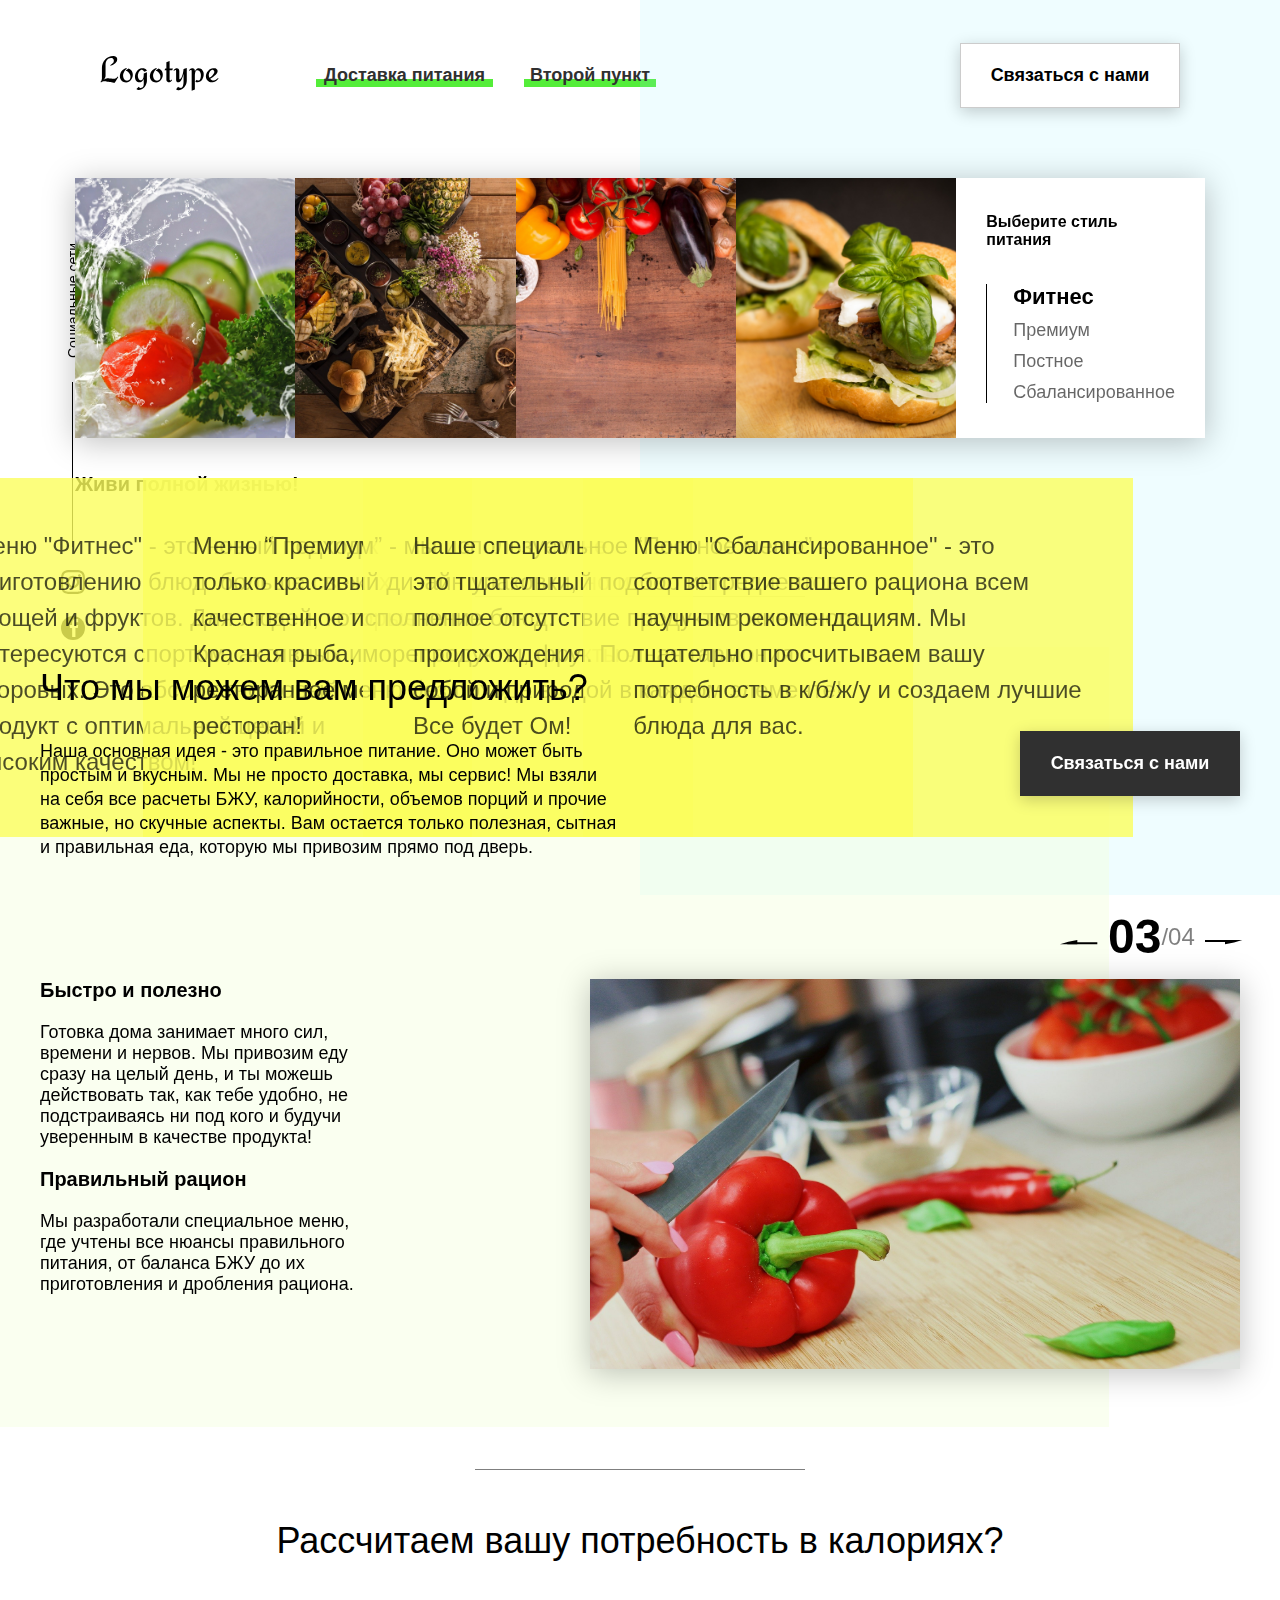
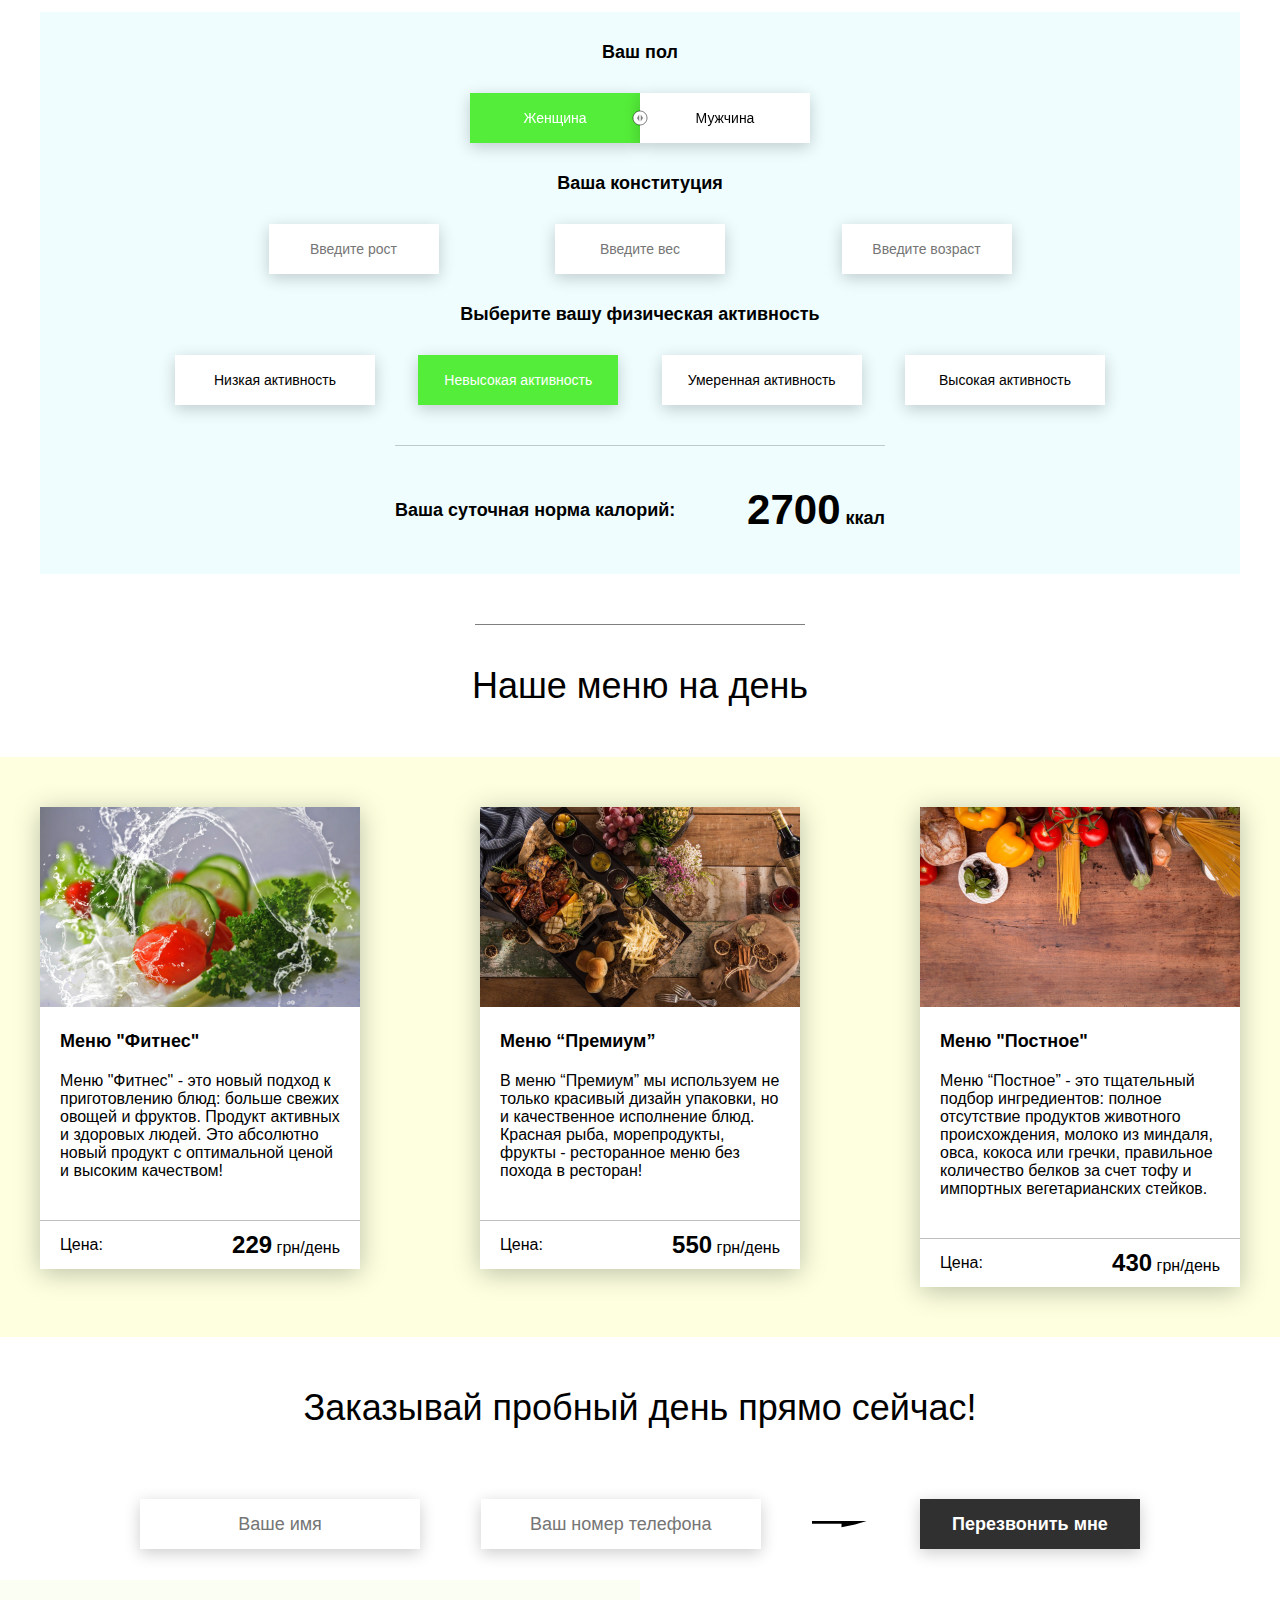
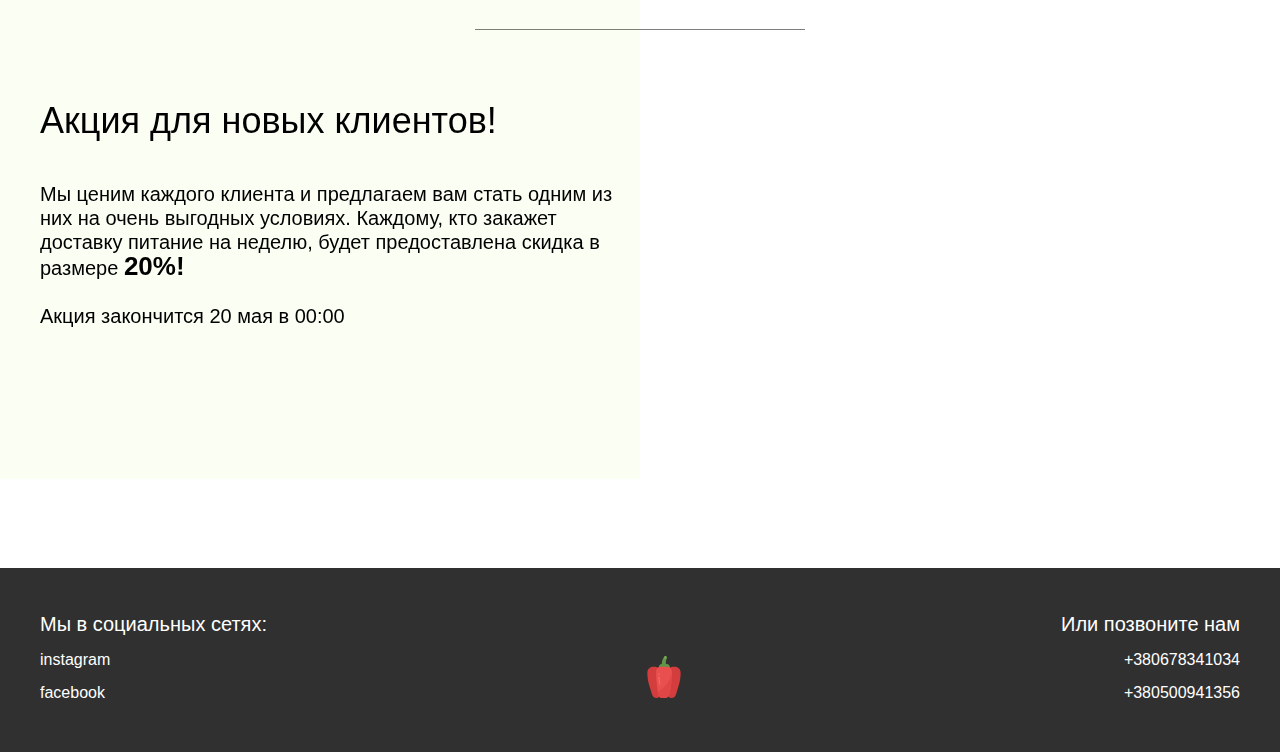
<file: hw_2/index.html>
<!DOCTYPE html>
<html lang="en">
<head>
    <meta charset="UTF-8">
    <meta name="viewport" content="width=device-width, initial-scale=1.0">
    <title>Food</title>
    <link rel="stylesheet" href="css/style.css">
</head>
<body>
    <header class="header">
        <div class="header__left-block">
            <div class="header__logo">
                <img src="icons/logo.svg" alt="Логотип">
            </div>
            <nav class="header__links">
                <a href="#" class="header__link">Доставка питания</a>
                <a href="#" class="header__link">Второй пункт</a>
            </nav>
        </div>
        <div class="header__right-block">
            <button data-modal class="btn btn_white">Связаться с нами</button>
        </div>
    </header>
    <div class="sidepanel">
        <div class="sidepanel__text"><span>Социальные сети</span></div>
        <div class="sidepanel__divider"></div>
        <a href="#" class="sidepanel__icon">
            <img src="icons/instagram.svg" alt="instagram">
        </a>
        <a href="#" class="sidepanel__icon">
            <img src="icons/facebook.svg" alt="facebook">
        </a>
    </div>

    <div class="preview">
        <div class="bgc_blue"></div>
        <div class="container">
            <div class="tabcontainer">
                <div class="tabcontent">
                    <img src="img/tabs/vegy.jpg" alt="vegy">
                    <div class="tabcontent__descr">
                        Меню "Фитнес" - это новый подход к приготовлению блюд: больше свежих овощей и фруктов. Для людей, которые интересуются спортом; активных и здоровых. Это абсолютно новый продукт с оптимальной ценой и высоким качеством!
                    </div>
                </div>
                <div class="tabcontent">
                    <img src="img/tabs/elite.jpg" alt="elite">
                    <div class="tabcontent__descr">
                        Меню “Премиум” - мы используем не только красивый дизайн упаковки, но и качественное исполнение блюд. Красная рыба, морепродукты, фрукты - ресторанное меню без похода в ресторан!
                    </div>
                </div>
                 <div class="tabcontent">
                    <img src="img/tabs/post.jpg" alt="post">
                    <div class="tabcontent__descr">
                        Наше специальное “Постное меню” - это тщательный подбор ингредиентов: полное отсутствие продуктов животного происхождения. Полная гармония с собой и природой в каждом элементе! Все будет Ом!
                    </div>
                </div>
                <div class="tabcontent">
                    <img src="img/tabs/hamburger.jpg" alt="vegy">
                    <div class="tabcontent__descr">
                        Меню "Сбалансированное" - это соответствие вашего рациона всем научным рекомендациям. Мы тщательно просчитываем вашу потребность в к/б/ж/у и создаем лучшие блюда для вас.
                    </div>
                </div>
                <div class="tabheader">
                    <h3>Выберите стиль питания</h3>
                    <div class="tabheader__items">
                        <div class="tabheader__item tabheader__item_active">Фитнес</div>
                        <div class="tabheader__item">Премиум</div>
                        <div class="tabheader__item">Постное</div>
                        <div class="tabheader__item">Сбалансированное</div>
                    </div>
                </div>
            </div>
            <div class="preview__life">Живи полной жизнью!</div>
        </div>
    </div>

    <div class="divider"></div>

    <div class="offer">
        <div class="bgc_y"></div>
        <div class="container">
            <div class="offer__text">
                <h2 class="title">Что мы можем вам предложить?</h2>
                <div class="offer__descr">
                    Наша основная идея - это правильное питание. Оно может быть простым и вкусным. Мы не просто доставка, мы сервис! Мы взяли на себя все расчеты БЖУ, калорийности, объемов порций и прочие важные, но скучные аспекты. Вам остается только полезная, сытная и правильная еда, которую мы привозим прямо под дверь.
                </div>
            </div>
            <div class="offer__action">
                <button data-modal class="btn btn_dark">Связаться с нами</button>
            </div>
        </div>
        <div class="container">
            <div class="offer__advantages">
                <h2>Быстро и полезно</h2>
                <div class="offer__advantages-text">
                    Готовка дома занимает много сил, времени и нервов. Мы привозим еду сразу на целый день, и ты можешь действовать так, как тебе удобно, не подстраиваясь ни под кого и будучи уверенным в качестве продукта!
                </div>
                <h2>Правильный рацион</h2>
                <div class="offer__advantages-text">
                    Мы разработали специальное меню, где учтены все нюансы правильного питания, от баланса БЖУ до их приготовления и дробления рациона.
                </div>
            </div>
            <div class="offer__slider">
                <div class="offer__slider-counter">
                    <div class="offer__slider-prev">
                        <img src="icons/left.svg" alt="prev">
                    </div>
                    <span id="current">03</span>
                    /
                    <span id="total">04</span>
                    <div class="offer__slider-next">
                        <img src="icons/right.svg" alt="next">
                    </div>
                </div>
                <div class="offer__slider-wrapper">
                    <div class="offer__slide">
                        <img src="img/slider/pepper.jpg" alt="pepper">
                    </div>
                    <!-- <div class="offer__slide">
                        <img src="img/slider/food-12.jpg" alt="food">
                    </div>
                    <div class="offer__slide">
                        <img src="img/slider/olive-oil.jpg" alt="oil">
                    </div>
                    <div class="offer__slide">
                        <img src="img/slider/paprika.jpg" alt="paprika">
                    </div> -->
                </div>
            </div>
        </div>
    </div>

    <div class="divider"></div>

    <div class="calculating">
        <div class="container">
            <h2 class="title">Рассчитаем вашу потребность в калориях?
            </h2>
            <div class="calculating__field">
                <div class="calculating__subtitle">
                    Ваш пол
                </div>
                <div class="calculating__choose" id="gender">
                    <div class="calculating__choose-item calculating__choose-item_active">Женщина</div>
                    <div class="calculating__choose-item">Мужчина</div>
                </div>

                <div class="calculating__subtitle">
                    Ваша конституция
                </div>
                <div class="calculating__choose calculating__choose_medium">
                    <input type="text" id="height" placeholder="Введите рост" class="calculating__choose-item">
                    <input type="text" id="weight" placeholder="Введите вес"  class="calculating__choose-item">
                    <input type="text" id="age" placeholder="Введите возраст" class="calculating__choose-item">
                </div>

                <div class="calculating__subtitle">
                    Выберите вашу физическая активность
                </div>
                <div class="calculating__choose calculating__choose_big">
                    <div id="low" class="calculating__choose-item">Низкая активность </div>
                    <div id="small"  class="calculating__choose-item calculating__choose-item_active">Невысокая активность</div>
                    <div id="medium" class="calculating__choose-item">Умеренная активность</div>
                    <div id="high" class="calculating__choose-item">Высокая активность</div>
                </div>

                <div class="calculating__divider"></div>

                <div class="calculating__total">
                    <div class="calculating__subtitle">
                        Ваша суточная норма калорий:
                    </div>
                    <div class="calculating__result">
                        <span>2700</span> ккал
                    </div>
                </div>
            </div>
        </div>
    </div>

    <div class="divider"></div>

    <div class="menu">
        <h2 class="title">Наше меню на день</h2>

        <div class="menu__field">
            <div class="container">
                <div class="menu__item">
                    <img src="img/tabs/vegy.jpg" alt="vegy">
                    <h3 class="menu__item-subtitle">Меню "Фитнес"</h3>
                    <div class="menu__item-descr">Меню "Фитнес" - это новый подход к приготовлению блюд: больше свежих овощей и фруктов. Продукт активных и здоровых людей. Это абсолютно новый продукт с оптимальной ценой и высоким качеством!</div>
                    <div class="menu__item-divider"></div>
                    <div class="menu__item-price">
                        <div class="menu__item-cost">Цена:</div>
                        <div class="menu__item-total"><span>229</span> грн/день</div>
                    </div>
                </div>
                <div class="menu__item">
                    <img src="img/tabs/elite.jpg" alt="elite">
                    <h3 class="menu__item-subtitle">Меню “Премиум”</h3>
                    <div class="menu__item-descr">В меню “Премиум” мы используем не только красивый дизайн упаковки, но и качественное исполнение блюд. Красная рыба, морепродукты, фрукты - ресторанное меню без похода в ресторан!</div>
                    <div class="menu__item-divider"></div>
                    <div class="menu__item-price">
                        <div class="menu__item-cost">Цена:</div>
                        <div class="menu__item-total"><span>550</span> грн/день</div>
                    </div>
                </div>
                <div class="menu__item">
                    <img src="img/tabs/post.jpg" alt="post">
                    <h3 class="menu__item-subtitle">Меню "Постное"</h3>
                    <div class="menu__item-descr">Меню “Постное” - это тщательный подбор ингредиентов: полное отсутствие продуктов животного происхождения, молоко из миндаля, овса, кокоса или гречки, правильное количество белков за счет тофу и импортных вегетарианских стейков. </div>
                    <div class="menu__item-divider"></div>
                    <div class="menu__item-price">
                        <div class="menu__item-cost">Цена:</div>
                        <div class="menu__item-total"><span>430</span> грн/день</div>
                    </div>
                </div>
            </div>
        </div>
    </div>

    <div class="order">
        <div class="container">
            <div class="title">Заказывай пробный день прямо сейчас!</div>
            <form action="#" class="order__form">
                <input required placeholder="Ваше имя" name="name" type="text" class="order__input">
                <input required placeholder="Ваш номер телефона" name="phone" type="phone" class="order__input">
                <img src="icons/right.svg" alt="right">
                <button class="btn btn_dark btn_min">Перезвонить мне</button>
            </form>
        </div>
    </div>

    <div class="divider"></div>

    <div class="promotion">
        <div class="bgc_y"></div>
        <div class="container">
            <div class="promotion__text">
                <div class="title">Акция для новых клиентов!</div>
                <div class="promotion__descr">
                    Мы ценим каждого клиента и предлагаем вам стать одним из них на очень выгодных условиях. 
                    Каждому, кто закажет доставку питание на неделю, будет предоставлена скидка в размере <span>20%!</span>
                    <br><br>
                    Акция закончится 20 мая в 00:00
                </div>
            </div>
        </div>
    </div>

    <footer class="footer">
        <div class="container">
            <div class="social">
                <div class="subtitle">Мы в социальных сетях:</div>
                <a href="#" class="link">instagram</a>
                <a href="#" class="link">facebook</a>
            </div>
            <div class="pepper">
                <img src="icons/veg.svg" alt="pepper">
            </div>
            <div class="call">
                <div class="subtitle">Или позвоните нам</div>
                <a href="#" class="link">+380678341034</a>
                <a href="#" class="link">+380500941356</a>
            </div>
        </div>
    </footer>

    <div class="modal">
        <div class="modal__dialog">
            <div class="modal__content">
                <form action="#">
                    <div class="modal__close">&times;</div>
                    <div class="modal__title">Мы свяжемся с вами как можно быстрее!</div>
                    <input required placeholder="Ваше имя" name="name" type="text" class="modal__input">
                    <input required placeholder="Ваш номер телефона" name="phone" type="phone" class="modal__input">
                    <button class="btn btn_dark btn_min">Перезвонить мне</button>
                </form>
            </div>
        </div>
    </div>
    <script src="js/index.js"></script>
</body>
</html>
</file>
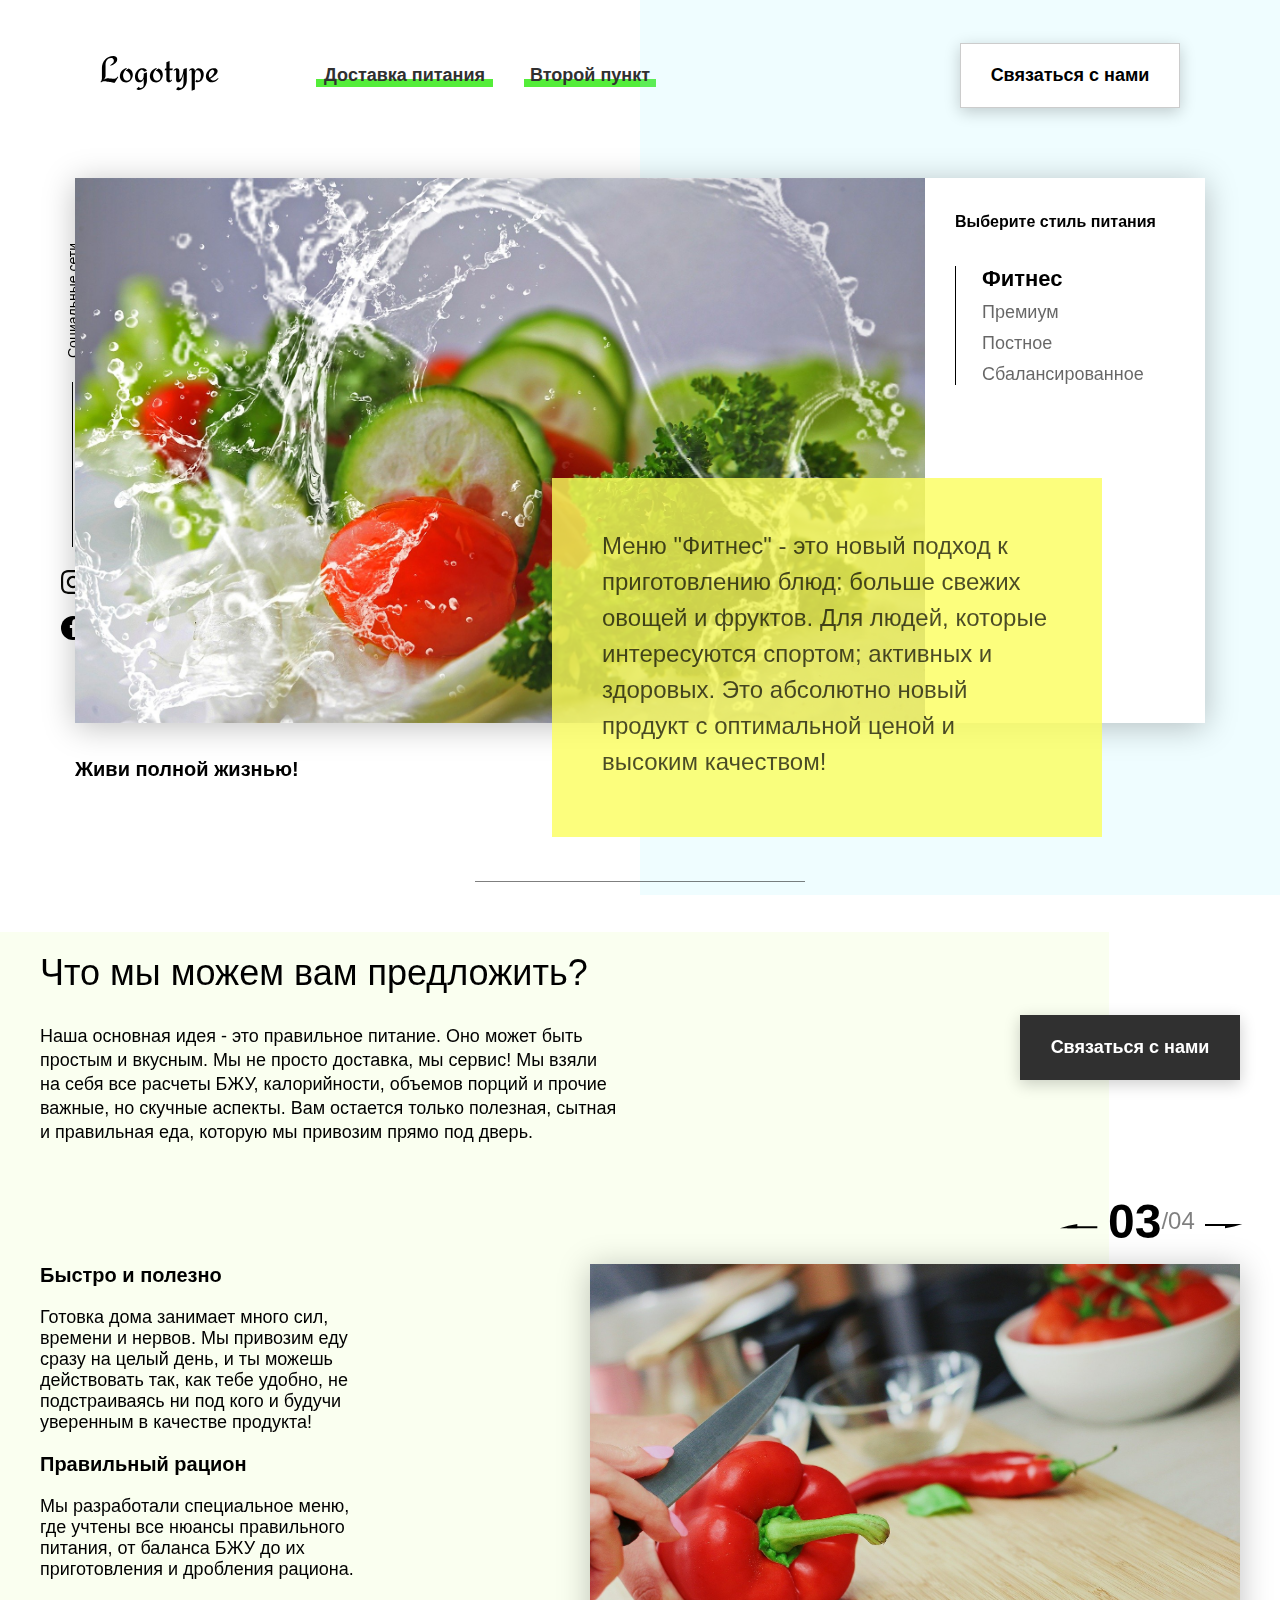
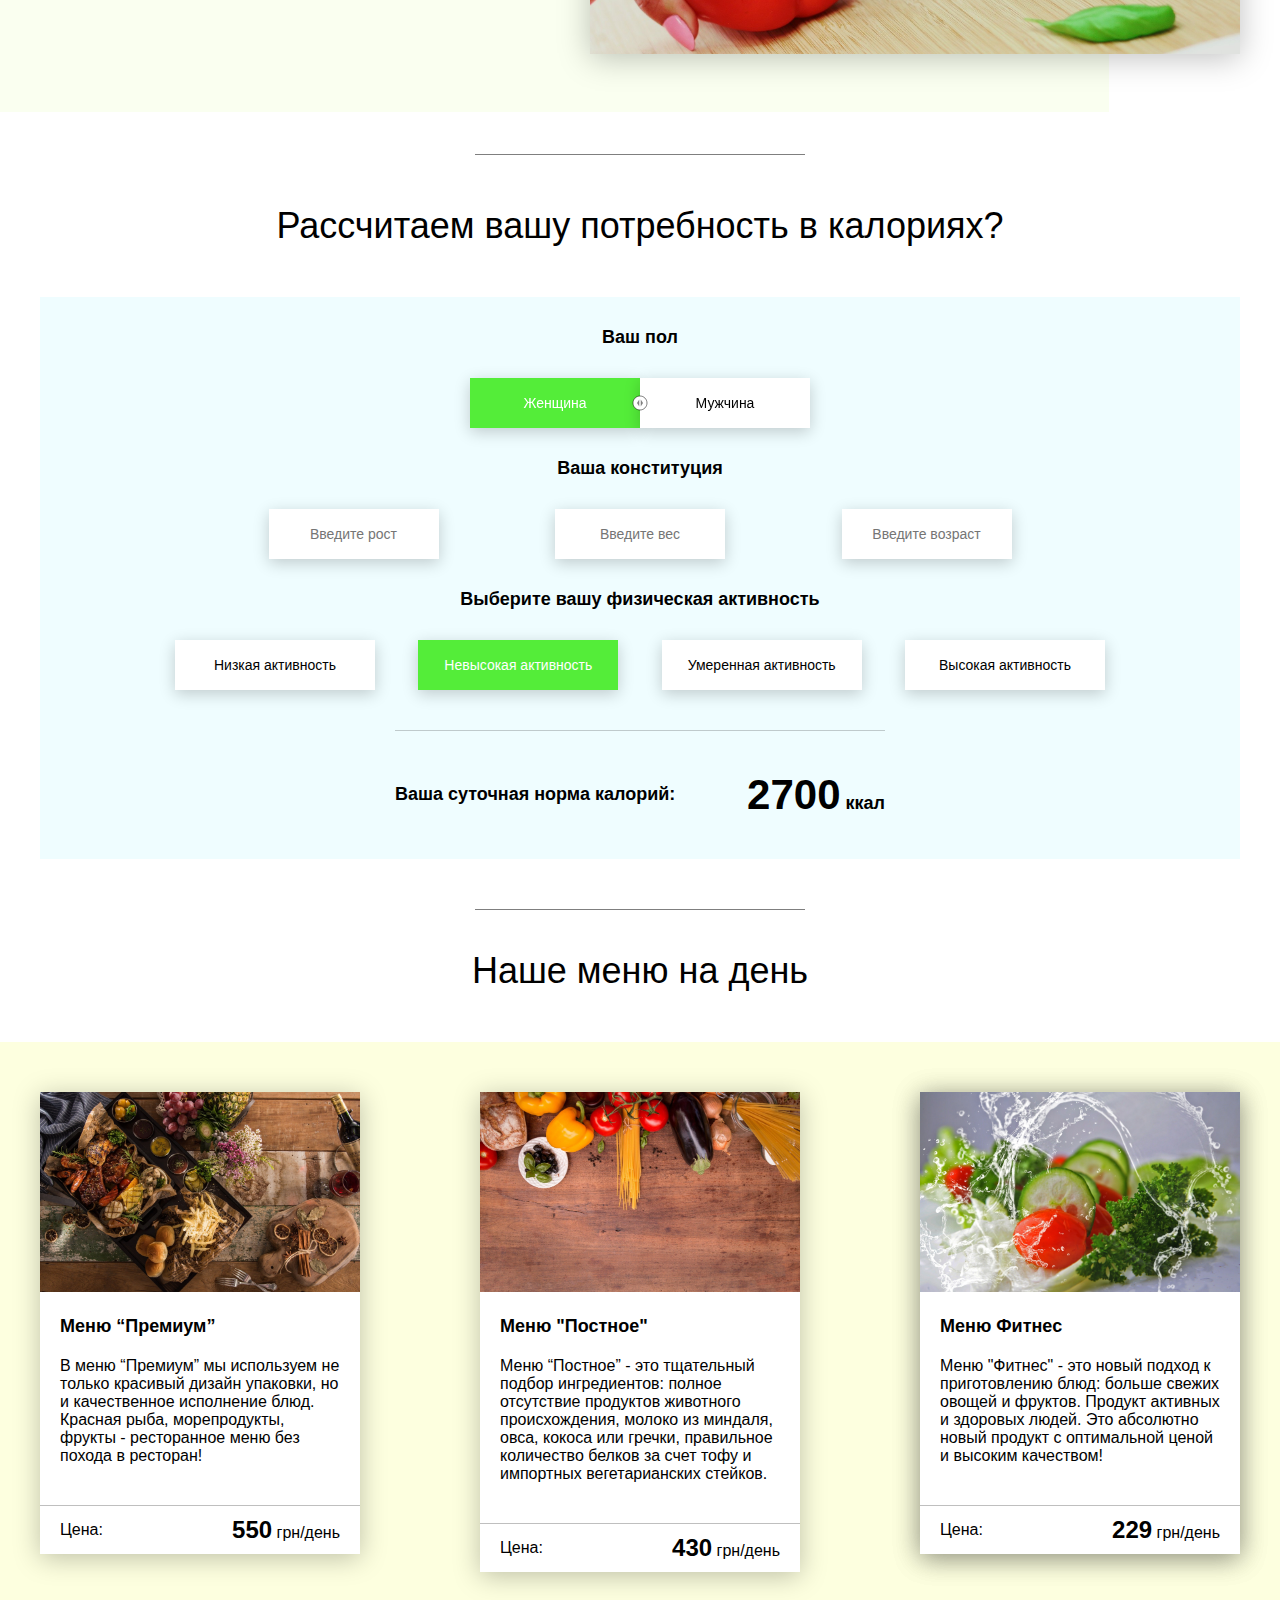
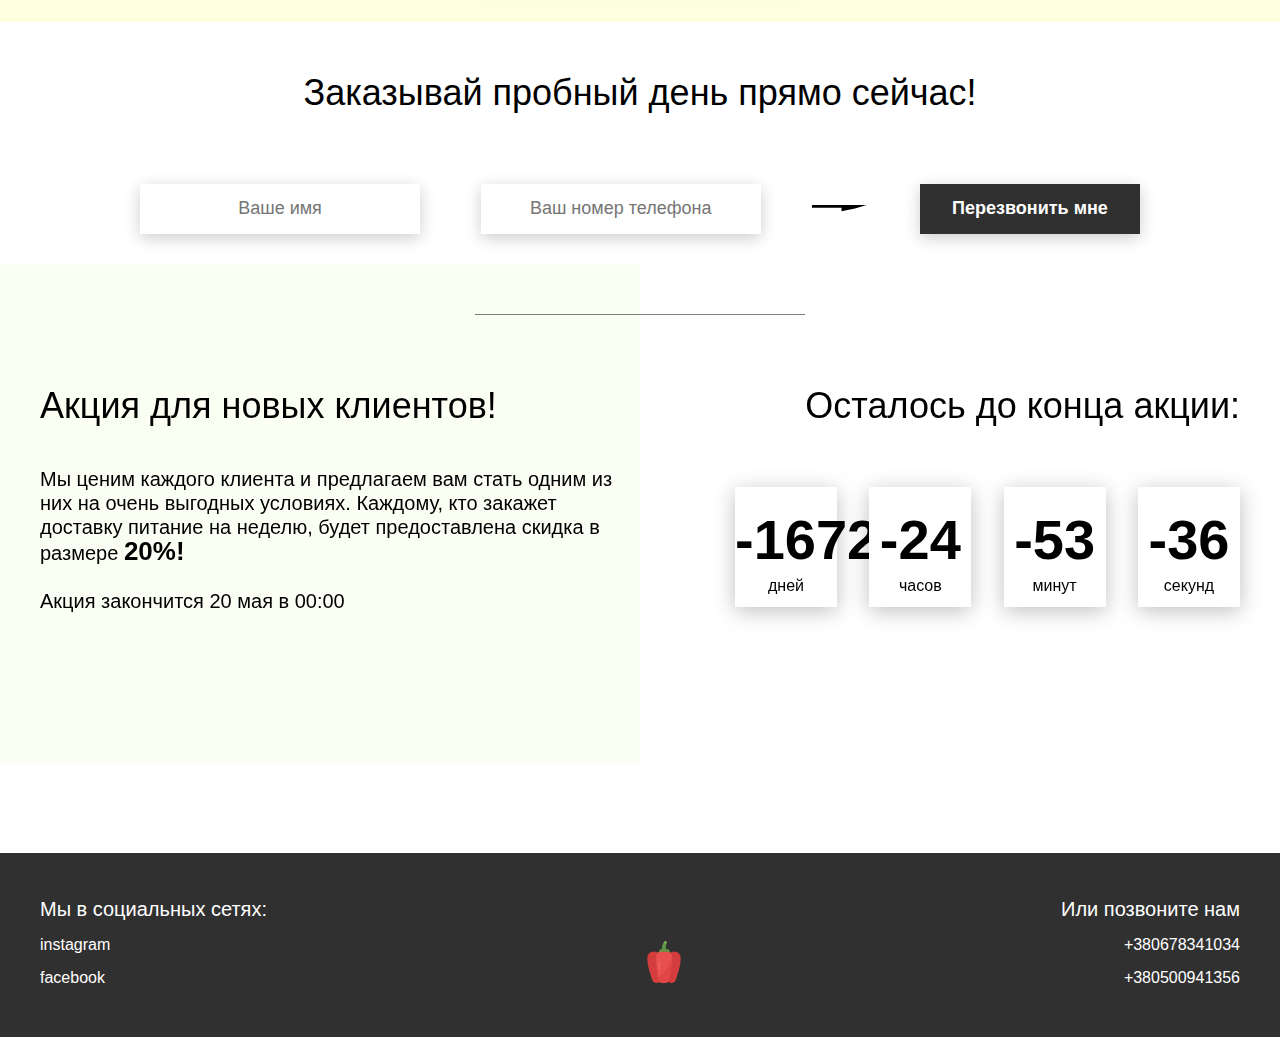
<file: hw_3/index.html>
<!DOCTYPE html>
<html lang="en">
<head>
    <meta charset="UTF-8">
    <meta name="viewport" content="width=device-width, initial-scale=1.0">
    <title>Food</title>
    <link rel="stylesheet" href="css/style.css">
</head>
<body>
<header class="header">
    <div class="header__left-block">
        <div class="header__logo">
            <img src="icons/logo.svg" alt="Логотип">
        </div>
        <nav class="header__links">
            <a href="#" class="header__link">Доставка питания</a>
            <a href="#" class="header__link">Второй пункт</a>
        </nav>
    </div>
    <div class="header__right-block">
        <button data-modal class="btn btn_white">Связаться с нами</button>
    </div>
</header>
<div class="sidepanel">
    <div class="sidepanel__text"><span>Социальные сети</span></div>
    <div class="sidepanel__divider"></div>
    <a href="#" class="sidepanel__icon">
        <img src="icons/instagram.svg" alt="instagram">
    </a>
    <a href="#" class="sidepanel__icon">
        <img src="icons/facebook.svg" alt="facebook">
    </a>
</div>

<div class="preview">
    <div class="bgc_blue"></div>
    <div class="container">
        <div class="tabcontainer">
            <div class="tabcontent">
                <img src="img/tabs/vegy.jpg" alt="vegy">
                <div class="tabcontent__descr">
                    Меню "Фитнес" - это новый подход к приготовлению блюд: больше свежих овощей и фруктов. Для людей,
                    которые интересуются спортом; активных и здоровых. Это абсолютно новый продукт с оптимальной ценой и
                    высоким качеством!
                </div>
            </div>
            <div class="tabcontent">
                <img src="img/tabs/elite.jpg" alt="elite">
                <div class="tabcontent__descr">
                    Меню “Премиум” - мы используем не только красивый дизайн упаковки, но и качественное исполнение
                    блюд. Красная рыба, морепродукты, фрукты - ресторанное меню без похода в ресторан!
                </div>
            </div>
            <div class="tabcontent">
                <img src="img/tabs/post.jpg" alt="post">
                <div class="tabcontent__descr">
                    Наше специальное “Постное меню” - это тщательный подбор ингредиентов: полное отсутствие продуктов
                    животного происхождения. Полная гармония с собой и природой в каждом элементе! Все будет Ом!
                </div>
            </div>
            <div class="tabcontent">
                <img src="img/tabs/hamburger.jpg" alt="vegy">
                <div class="tabcontent__descr">
                    Меню "Сбалансированное" - это соответствие вашего рациона всем научным рекомендациям. Мы тщательно
                    просчитываем вашу потребность в к/б/ж/у и создаем лучшие блюда для вас.
                </div>
            </div>
            <div class="tabheader">
                <h3>Выберите стиль питания</h3>
                <div class="tabheader__items">
                    <div class="tabheader__item tabheader__item_active">Фитнес</div>
                    <div class="tabheader__item">Премиум</div>
                    <div class="tabheader__item">Постное</div>
                    <div class="tabheader__item">Сбалансированное</div>
                </div>
            </div>
        </div>
        <div class="preview__life">Живи полной жизнью!</div>
    </div>
</div>

<div class="divider"></div>

<div class="offer">
    <div class="bgc_y"></div>
    <div class="container">
        <div class="offer__text">
            <h2 class="title">Что мы можем вам предложить?</h2>
            <div class="offer__descr">
                Наша основная идея - это правильное питание. Оно может быть простым и вкусным. Мы не просто доставка, мы
                сервис! Мы взяли на себя все расчеты БЖУ, калорийности, объемов порций и прочие важные, но скучные
                аспекты. Вам остается только полезная, сытная и правильная еда, которую мы привозим прямо под дверь.
            </div>
        </div>
        <div class="offer__action">
            <button data-modal class="btn btn_dark">Связаться с нами</button>
        </div>
    </div>
    <div class="container">
        <div class="offer__advantages">
            <h2>Быстро и полезно</h2>
            <div class="offer__advantages-text">
                Готовка дома занимает много сил, времени и нервов. Мы привозим еду сразу на целый день, и ты можешь
                действовать так, как тебе удобно, не подстраиваясь ни под кого и будучи уверенным в качестве продукта!
            </div>
            <h2>Правильный рацион</h2>
            <div class="offer__advantages-text">
                Мы разработали специальное меню, где учтены все нюансы правильного питания, от баланса БЖУ до их
                приготовления и дробления рациона.
            </div>
        </div>
        <div class="offer__slider">
            <div class="offer__slider-counter">
                <div class="offer__slider-prev">
                    <img src="icons/left.svg" alt="prev">
                </div>
                <span id="current">03</span>
                /
                <span id="total">04</span>
                <div class="offer__slider-next">
                    <img src="icons/right.svg" alt="next">
                </div>
            </div>
            <div class="offer__slider-wrapper">
                <div class="offer__slide">
                    <img src="img/slider/pepper.jpg" alt="pepper">
                </div>
                <!-- <div class="offer__slide">
                    <img src="img/slider/food-12.jpg" alt="food">
                </div>
                <div class="offer__slide">
                    <img src="img/slider/olive-oil.jpg" alt="oil">
                </div>
                <div class="offer__slide">
                    <img src="img/slider/paprika.jpg" alt="paprika">
                </div> -->
            </div>
        </div>
    </div>
</div>

<div class="divider"></div>

<div class="calculating">
    <div class="container">
        <h2 class="title">Рассчитаем вашу потребность в калориях?
        </h2>
        <div class="calculating__field">
            <div class="calculating__subtitle">
                Ваш пол
            </div>
            <div class="calculating__choose" id="gender">
                <div class="calculating__choose-item calculating__choose-item_active">Женщина</div>
                <div class="calculating__choose-item">Мужчина</div>
            </div>

            <div class="calculating__subtitle">
                Ваша конституция
            </div>
            <div class="calculating__choose calculating__choose_medium">
                <input type="text" id="height" placeholder="Введите рост" class="calculating__choose-item">
                <input type="text" id="weight" placeholder="Введите вес" class="calculating__choose-item">
                <input type="text" id="age" placeholder="Введите возраст" class="calculating__choose-item">
            </div>

            <div class="calculating__subtitle">
                Выберите вашу физическая активность
            </div>
            <div class="calculating__choose calculating__choose_big">
                <div id="low" class="calculating__choose-item">Низкая активность</div>
                <div id="small" class="calculating__choose-item calculating__choose-item_active">Невысокая активность
                </div>
                <div id="medium" class="calculating__choose-item">Умеренная активность</div>
                <div id="high" class="calculating__choose-item">Высокая активность</div>
            </div>

            <div class="calculating__divider"></div>

            <div class="calculating__total">
                <div class="calculating__subtitle">
                    Ваша суточная норма калорий:
                </div>
                <div class="calculating__result">
                    <span>2700</span> ккал
                </div>
            </div>
        </div>
    </div>
</div>

<div class="divider"></div>

<div class="menu">
    <h2 class="title">Наше меню на день</h2>

    <div class="menu__field">
        <div id="cardWrapper" class="container">
            <div class="menu__item">
                <img src="img/tabs/elite.jpg" alt="elite">
                <h3 class="menu__item-subtitle">Меню “Премиум”</h3>
                <div class="menu__item-descr">В меню “Премиум” мы используем не только красивый дизайн упаковки, но и
                    качественное исполнение блюд. Красная рыба, морепродукты, фрукты - ресторанное меню без похода в
                    ресторан!
                </div>
                <div class="menu__item-divider"></div>
                <div class="menu__item-price">
                    <div class="menu__item-cost">Цена:</div>
                    <div class="menu__item-total"><span>550</span> грн/день</div>
                </div>
            </div>
            <div class="menu__item">
                <img src="img/tabs/post.jpg" alt="post">
                <h3 class="menu__item-subtitle">Меню "Постное"</h3>
                <div class="menu__item-descr">Меню “Постное” - это тщательный подбор ингредиентов: полное отсутствие
                    продуктов животного происхождения, молоко из миндаля, овса, кокоса или гречки, правильное количество
                    белков за счет тофу и импортных вегетарианских стейков.
                </div>
                <div class="menu__item-divider"></div>
                <div class="menu__item-price">
                    <div class="menu__item-cost">Цена:</div>
                    <div class="menu__item-total"><span>430</span> грн/день</div>
                </div>
            </div>
        </div>
    </div>
</div>

<div class="order">
    <div class="container">
        <div class="title">Заказывай пробный день прямо сейчас!</div>
        <form action="#" class="order__form">
            <input required placeholder="Ваше имя" name="name" type="text" class="order__input">
            <input required placeholder="Ваш номер телефона" name="phone" type="phone" class="order__input">
            <img src="icons/right.svg" alt="right">
            <button class="btn btn_dark btn_min">Перезвонить мне</button>
        </form>
    </div>
</div>

<div class="divider"></div>

<div class="promotion">
    <div class="bgc_y"></div>
    <div class="container">
        <div class="promotion__text">
            <div class="title">Акция для новых клиентов!</div>
            <div class="promotion__descr">
                Мы ценим каждого клиента и предлагаем вам стать одним из них на очень выгодных условиях.
                Каждому, кто закажет доставку питание на неделю, будет предоставлена скидка в размере <span>20%!</span>
                <br><br>
                Акция закончится 20 мая в 00:00
            </div>
        </div>
        <div class="promotion__timer">
            <div class="title">Осталось до конца акции:</div>
            <div class="timer">
                <div class="timer__block">
                    <span id="days">12</span>
                    дней
                </div>
                <div class="timer__block">
                    <span id="hours">20</span>
                    часов
                </div>
                <div class="timer__block">
                    <span id="minutes">56</span>
                    минут
                </div>
                <div class="timer__block">
                    <span id="seconds">20</span>
                    секунд
                </div>
            </div>
        </div>
    </div>
</div>

<footer class="footer">
    <div class="container">
        <div class="social">
            <div class="subtitle">Мы в социальных сетях:</div>
            <a href="#" class="link">instagram</a>
            <a href="#" class="link">facebook</a>
        </div>
        <div class="pepper">
            <img src="icons/veg.svg" alt="pepper">
        </div>
        <div class="call">
            <div class="subtitle">Или позвоните нам</div>
            <a href="#" class="link">+380678341034</a>
            <a href="#" class="link">+380500941356</a>
        </div>
    </div>
</footer>

<div class="modal">
    <div class="modal__dialog">
        <div class="modal__content">
            <form action="#">
                <div class="modal__close">&times;</div>
                <div class="modal__title">Мы свяжемся с вами как можно быстрее!</div>
                <input required placeholder="Ваше имя" name="name" type="text" class="modal__input">
                <input required placeholder="Ваш номер телефона" name="phone" type="phone" class="modal__input">
                <button class="btn btn_dark btn_min">Перезвонить мне</button>
            </form>
        </div>
    </div>
</div>
<script src="js/app.js"></script>
</body>
</html>
</file>
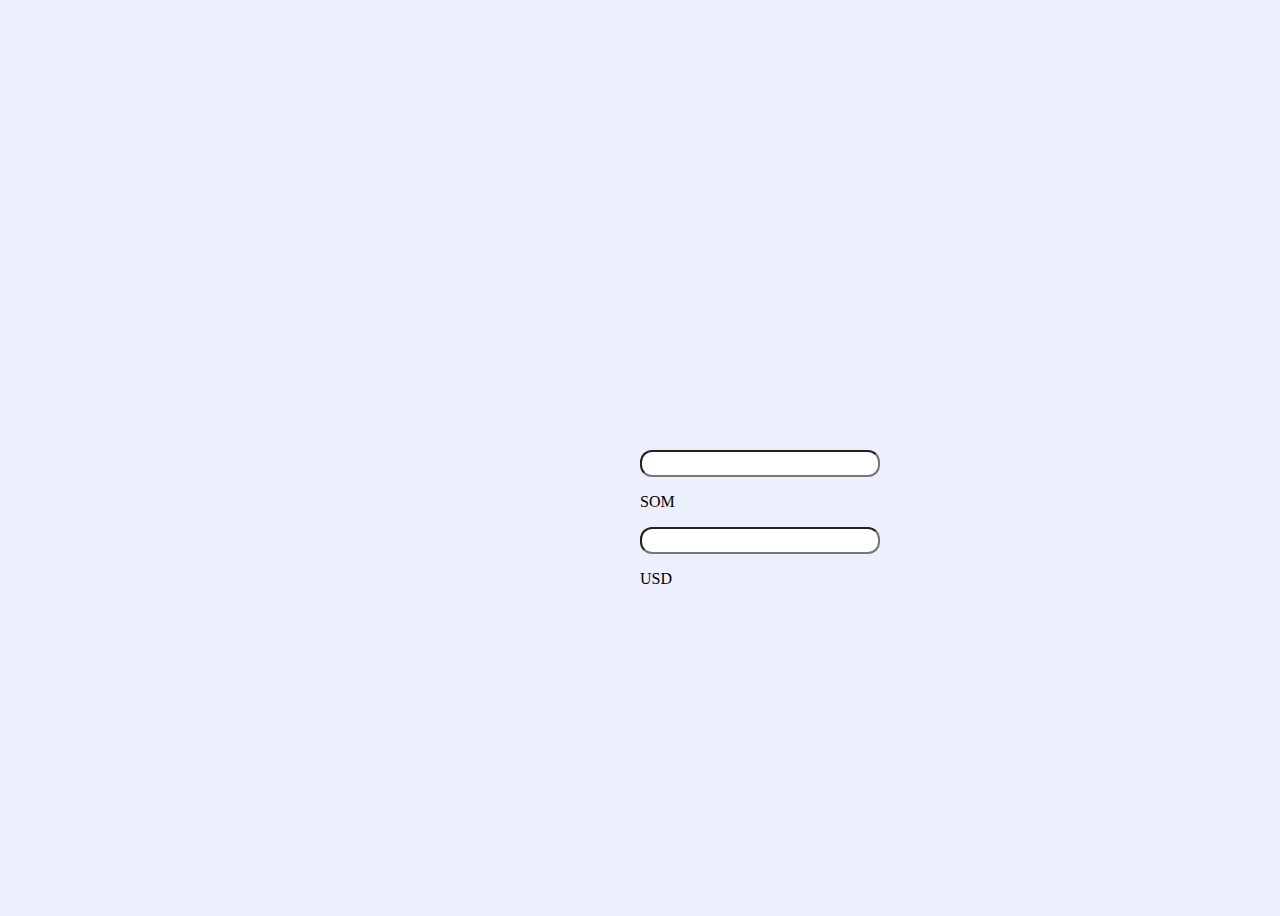
<file: hw_4/index.html>
<!DOCTYPE html>
<html lang="en">
<head>
    <meta charset="UTF-8">
    <title>Title</title>
    <link rel="stylesheet" href="./styles.css">
</head>
<body>
<div class="container">
    <p>USD</p> <input type="number" id="usd">

    <p>SOM</p> <input type="number" id="som">
</div>
<script src="./app.js"></script>
</body>
</html>
</file>
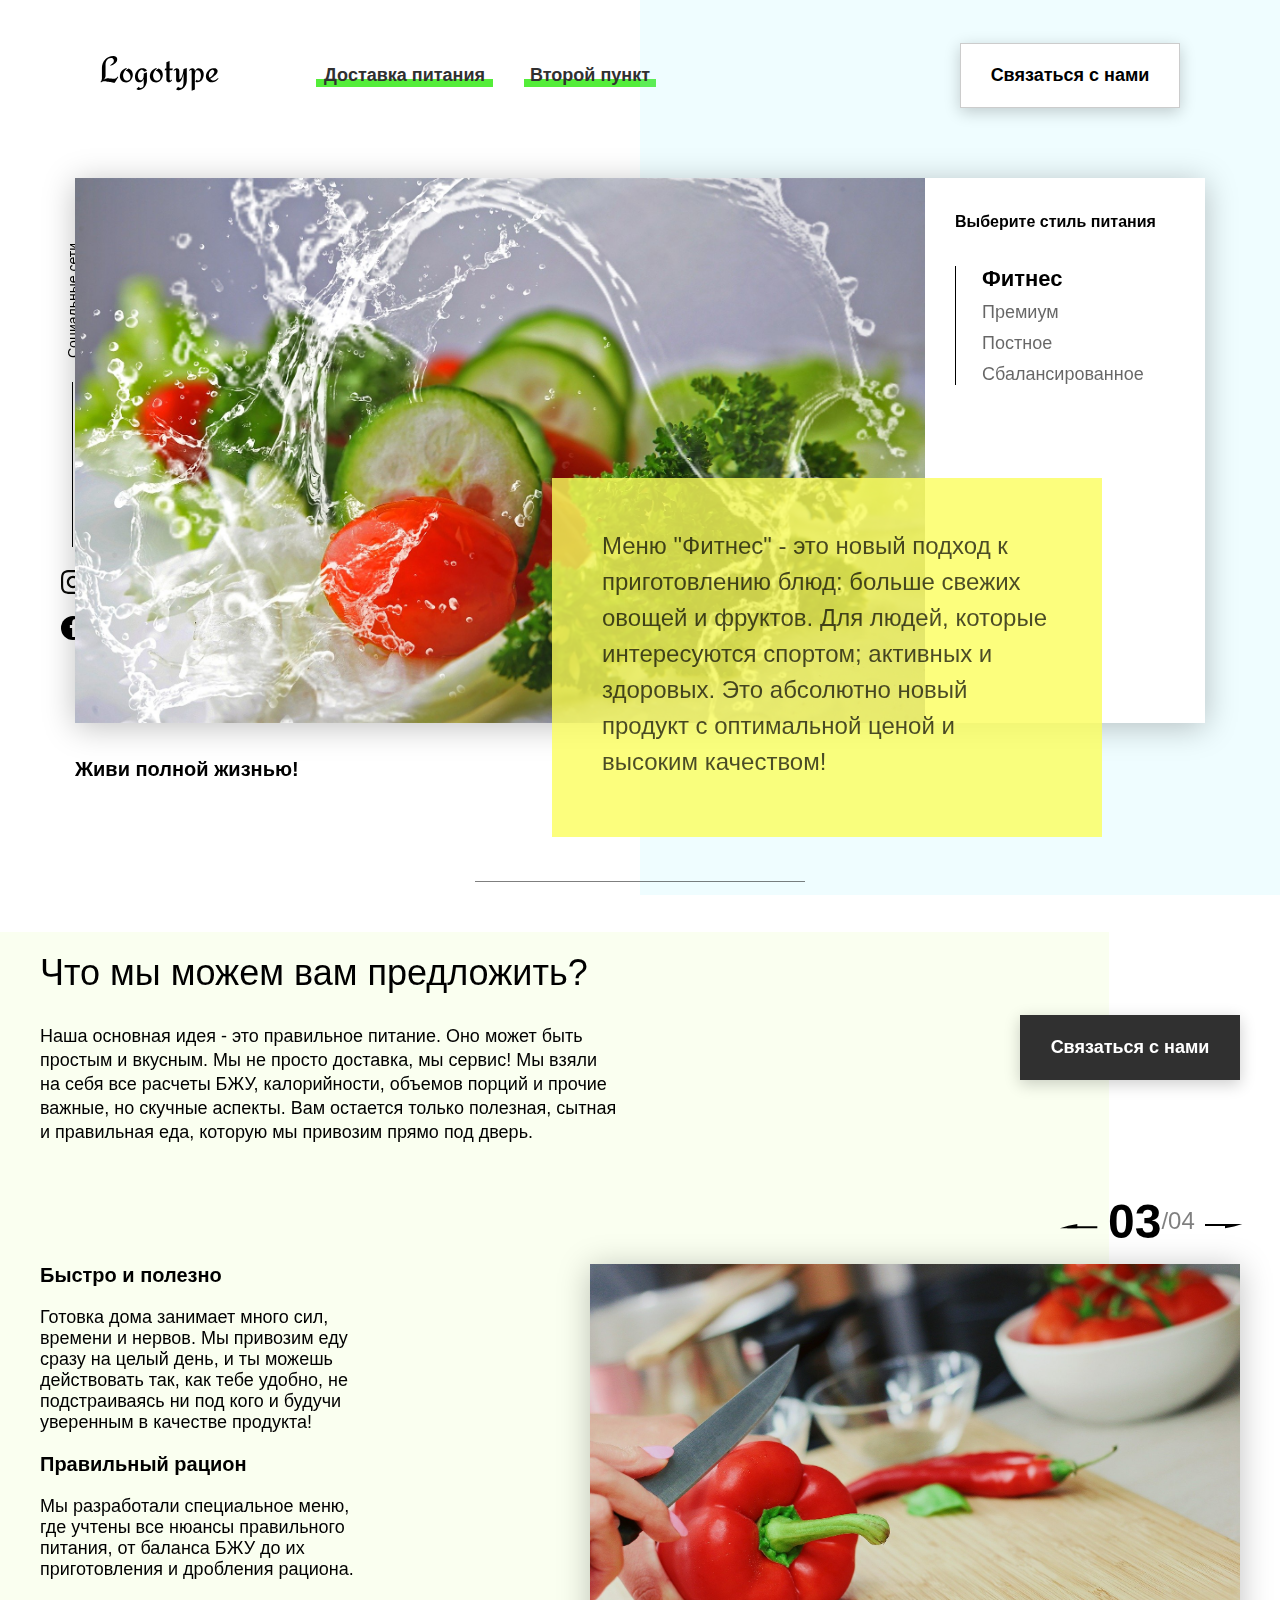
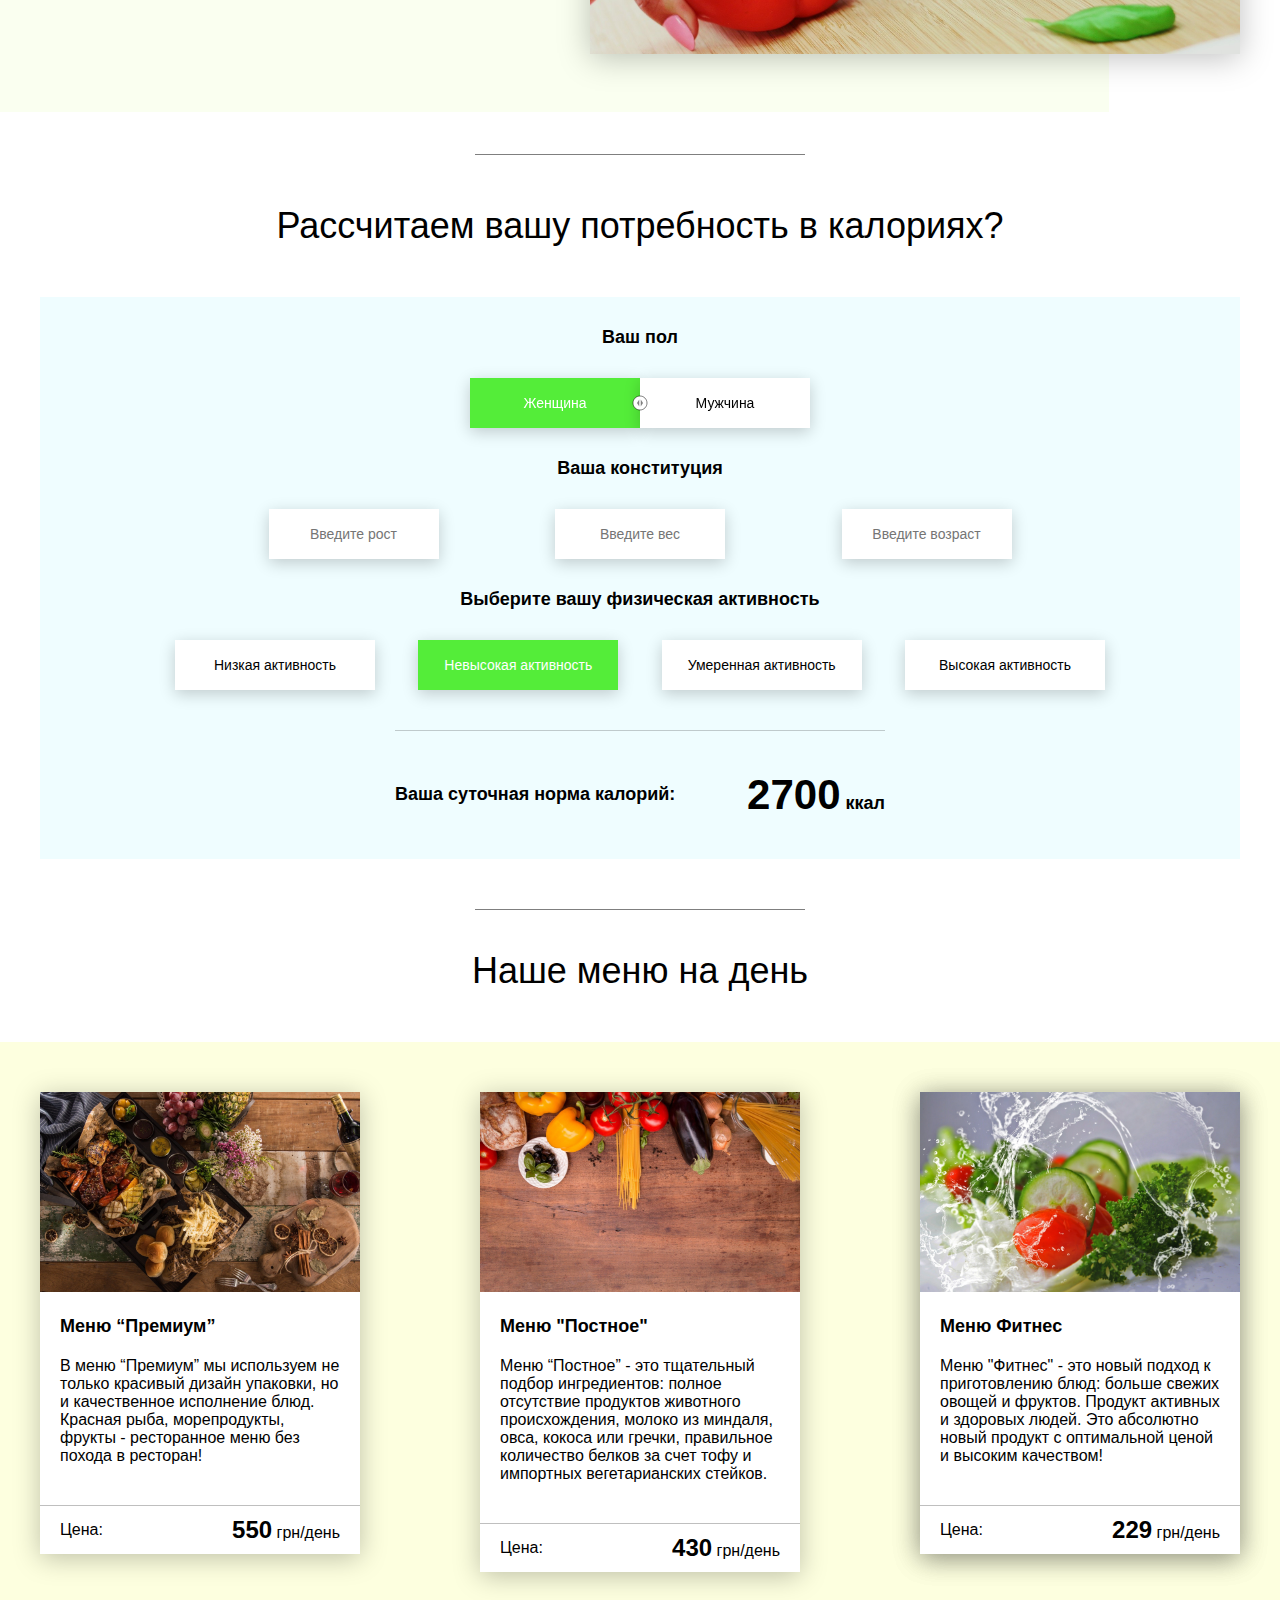
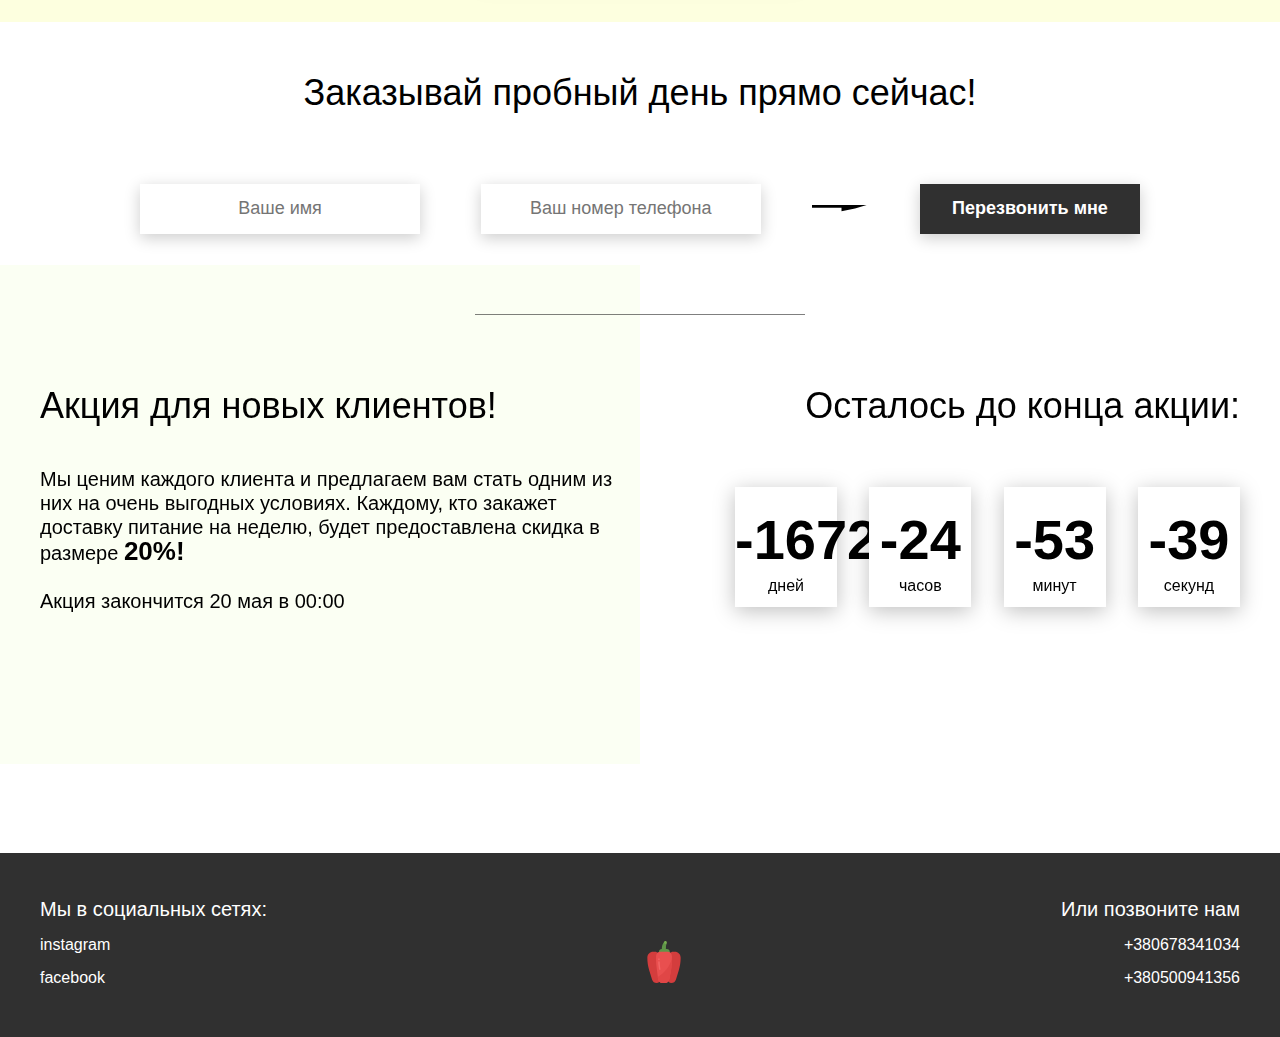
<file: hw_5/index.html>
<!DOCTYPE html>
<html lang="en">
<head>
    <meta charset="UTF-8">
    <meta name="viewport" content="width=device-width, initial-scale=1.0">
    <title>Food</title>
    <link rel="stylesheet" href="css/style.css">
</head>
<body>
<header class="header">
    <div class="header__left-block">
        <div class="header__logo">
            <img src="icons/logo.svg" alt="Логотип">
        </div>
        <nav class="header__links">
            <a href="#" class="header__link">Доставка питания</a>
            <a href="#" class="header__link">Второй пункт</a>
        </nav>
    </div>
    <div class="header__right-block">
        <button data-modal class="btn btn_white">Связаться с нами</button>
    </div>
</header>
<div class="sidepanel">
    <div class="sidepanel__text"><span>Социальные сети</span></div>
    <div class="sidepanel__divider"></div>
    <a href="#" class="sidepanel__icon">
        <img src="icons/instagram.svg" alt="instagram">
    </a>
    <a href="#" class="sidepanel__icon">
        <img src="icons/facebook.svg" alt="facebook">
    </a>
</div>

<div class="preview">
    <div class="bgc_blue"></div>
    <div class="container">
        <div class="tabcontainer">
            <div class="tabcontent">
                <img src="img/tabs/vegy.jpg" alt="vegy">
                <div class="tabcontent__descr">
                    Меню "Фитнес" - это новый подход к приготовлению блюд: больше свежих овощей и фруктов. Для людей,
                    которые интересуются спортом; активных и здоровых. Это абсолютно новый продукт с оптимальной ценой и
                    высоким качеством!
                </div>
            </div>
            <div class="tabcontent">
                <img src="img/tabs/elite.jpg" alt="elite">
                <div class="tabcontent__descr">
                    Меню “Премиум” - мы используем не только красивый дизайн упаковки, но и качественное исполнение
                    блюд. Красная рыба, морепродукты, фрукты - ресторанное меню без похода в ресторан!
                </div>
            </div>
            <div class="tabcontent">
                <img src="img/tabs/post.jpg" alt="post">
                <div class="tabcontent__descr">
                    Наше специальное “Постное меню” - это тщательный подбор ингредиентов: полное отсутствие продуктов
                    животного происхождения. Полная гармония с собой и природой в каждом элементе! Все будет Ом!
                </div>
            </div>
            <div class="tabcontent">
                <img src="img/tabs/hamburger.jpg" alt="vegy">
                <div class="tabcontent__descr">
                    Меню "Сбалансированное" - это соответствие вашего рациона всем научным рекомендациям. Мы тщательно
                    просчитываем вашу потребность в к/б/ж/у и создаем лучшие блюда для вас.
                </div>
            </div>
            <div class="tabheader">
                <h3>Выберите стиль питания</h3>
                <div class="tabheader__items">
                    <div class="tabheader__item tabheader__item_active">Фитнес</div>
                    <div class="tabheader__item">Премиум</div>
                    <div class="tabheader__item">Постное</div>
                    <div class="tabheader__item">Сбалансированное</div>
                </div>
            </div>
        </div>
        <div class="preview__life">Живи полной жизнью!</div>
    </div>
</div>

<div class="divider"></div>

<div class="offer">
    <div class="bgc_y"></div>
    <div class="container">
        <div class="offer__text">
            <h2 class="title">Что мы можем вам предложить?</h2>
            <div class="offer__descr">
                Наша основная идея - это правильное питание. Оно может быть простым и вкусным. Мы не просто доставка, мы
                сервис! Мы взяли на себя все расчеты БЖУ, калорийности, объемов порций и прочие важные, но скучные
                аспекты. Вам остается только полезная, сытная и правильная еда, которую мы привозим прямо под дверь.
            </div>
        </div>
        <div class="offer__action">
            <button data-modal class="btn btn_dark">Связаться с нами</button>
        </div>
    </div>
    <div class="container">
        <div class="offer__advantages">
            <h2>Быстро и полезно</h2>
            <div class="offer__advantages-text">
                Готовка дома занимает много сил, времени и нервов. Мы привозим еду сразу на целый день, и ты можешь
                действовать так, как тебе удобно, не подстраиваясь ни под кого и будучи уверенным в качестве продукта!
            </div>
            <h2>Правильный рацион</h2>
            <div class="offer__advantages-text">
                Мы разработали специальное меню, где учтены все нюансы правильного питания, от баланса БЖУ до их
                приготовления и дробления рациона.
            </div>
        </div>
        <div class="offer__slider">
            <div class="offer__slider-counter">
                <div class="offer__slider-prev">
                    <img src="icons/left.svg" alt="prev">
                </div>
                <span id="current">03</span>
                /
                <span id="total">04</span>
                <div class="offer__slider-next">
                    <img src="icons/right.svg" alt="next">
                </div>
            </div>
            <div class="offer__slider-wrapper">
                <div class="offer__slide">
                    <img src="img/slider/pepper.jpg" alt="pepper">
                </div>
                <!-- <div class="offer__slide">
                    <img src="img/slider/food-12.jpg" alt="food">
                </div>
                <div class="offer__slide">
                    <img src="img/slider/olive-oil.jpg" alt="oil">
                </div>
                <div class="offer__slide">
                    <img src="img/slider/paprika.jpg" alt="paprika">
                </div> -->
            </div>
        </div>
    </div>
</div>

<div class="divider"></div>

<div class="calculating">
    <div class="container">
        <h2 class="title">Рассчитаем вашу потребность в калориях?
        </h2>
        <div class="calculating__field">
            <div class="calculating__subtitle">
                Ваш пол
            </div>
            <div class="calculating__choose" id="gender">
                <div class="calculating__choose-item calculating__choose-item_active">Женщина</div>
                <div class="calculating__choose-item">Мужчина</div>
            </div>

            <div class="calculating__subtitle">
                Ваша конституция
            </div>
            <div class="calculating__choose calculating__choose_medium">
                <input type="text" id="height" placeholder="Введите рост" class="calculating__choose-item">
                <input type="text" id="weight" placeholder="Введите вес" class="calculating__choose-item">
                <input type="text" id="age" placeholder="Введите возраст" class="calculating__choose-item">
            </div>

            <div class="calculating__subtitle">
                Выберите вашу физическая активность
            </div>
            <div class="calculating__choose calculating__choose_big">
                <div id="low" class="calculating__choose-item">Низкая активность</div>
                <div id="small" class="calculating__choose-item calculating__choose-item_active">Невысокая активность
                </div>
                <div id="medium" class="calculating__choose-item">Умеренная активность</div>
                <div id="high" class="calculating__choose-item">Высокая активность</div>
            </div>

            <div class="calculating__divider"></div>

            <div class="calculating__total">
                <div class="calculating__subtitle">
                    Ваша суточная норма калорий:
                </div>
                <div class="calculating__result">
                    <span>2700</span> ккал
                </div>
            </div>
        </div>
    </div>
</div>

<div class="divider"></div>

<div class="menu">
    <h2 class="title">Наше меню на день</h2>

    <div class="menu__field">
        <div id="cardWrapper" class="container">
            <div class="menu__item">
                <img src="img/tabs/elite.jpg" alt="elite">
                <h3 class="menu__item-subtitle">Меню “Премиум”</h3>
                <div class="menu__item-descr">В меню “Премиум” мы используем не только красивый дизайн упаковки, но и
                    качественное исполнение блюд. Красная рыба, морепродукты, фрукты - ресторанное меню без похода в
                    ресторан!
                </div>
                <div class="menu__item-divider"></div>
                <div class="menu__item-price">
                    <div class="menu__item-cost">Цена:</div>
                    <div class="menu__item-total"><span>550</span> грн/день</div>
                </div>
            </div>
            <div class="menu__item">
                <img src="img/tabs/post.jpg" alt="post">
                <h3 class="menu__item-subtitle">Меню "Постное"</h3>
                <div class="menu__item-descr">Меню “Постное” - это тщательный подбор ингредиентов: полное отсутствие
                    продуктов животного происхождения, молоко из миндаля, овса, кокоса или гречки, правильное количество
                    белков за счет тофу и импортных вегетарианских стейков.
                </div>
                <div class="menu__item-divider"></div>
                <div class="menu__item-price">
                    <div class="menu__item-cost">Цена:</div>
                    <div class="menu__item-total"><span>430</span> грн/день</div>
                </div>
            </div>
        </div>
    </div>
</div>

<div class="order">
    <div class="container">
        <div class="title">Заказывай пробный день прямо сейчас!</div>
        <form action="#" class="order__form">
            <input required placeholder="Ваше имя" name="name" type="text" class="order__input">
            <input required placeholder="Ваш номер телефона" name="phone" type="phone" class="order__input">
            <img src="icons/right.svg" alt="right">
            <button class="btn btn_dark btn_min">Перезвонить мне</button>
        </form>
    </div>
</div>

<div class="divider"></div>

<div class="promotion">
    <div class="bgc_y"></div>
    <div class="container">
        <div class="promotion__text">
            <div class="title">Акция для новых клиентов!</div>
            <div class="promotion__descr">
                Мы ценим каждого клиента и предлагаем вам стать одним из них на очень выгодных условиях.
                Каждому, кто закажет доставку питание на неделю, будет предоставлена скидка в размере <span>20%!</span>
                <br><br>
                Акция закончится 20 мая в 00:00
            </div>
        </div>
        <div class="promotion__timer">
            <div class="title">Осталось до конца акции:</div>
            <div class="timer">
                <div class="timer__block">
                    <span id="days">12</span>
                    дней
                </div>
                <div class="timer__block">
                    <span id="hours">20</span>
                    часов
                </div>
                <div class="timer__block">
                    <span id="minutes">56</span>
                    минут
                </div>
                <div class="timer__block">
                    <span id="seconds">20</span>
                    секунд
                </div>
            </div>
        </div>
    </div>
</div>

<footer class="footer">
    <div class="container">
        <div class="social">
            <div class="subtitle">Мы в социальных сетях:</div>
            <a href="#" class="link">instagram</a>
            <a href="#" class="link">facebook</a>
        </div>
        <div class="pepper">
            <img src="icons/veg.svg" alt="pepper">
        </div>
        <div class="call">
            <div class="subtitle">Или позвоните нам</div>
            <a href="#" class="link">+380678341034</a>
            <a href="#" class="link">+380500941356</a>
        </div>
    </div>
</footer>

<div class="modal">
    <div class="modal__dialog">
        <div class="modal__content">
            <form action="#">
                <div class="modal__close">&times;</div>
                <div class="modal__title">Мы свяжемся с вами как можно быстрее!</div>
                <input required placeholder="Ваше имя" name="name" type="text" class="modal__input">
                <input required placeholder="Ваш номер телефона" name="phone" type="phone" class="modal__input">
                <button class="btn btn_dark btn_min">Перезвонить мне</button>
            </form>
        </div>
    </div>
</div>
<script src="./js/app.js"></script>
</body>
</html>
</file>
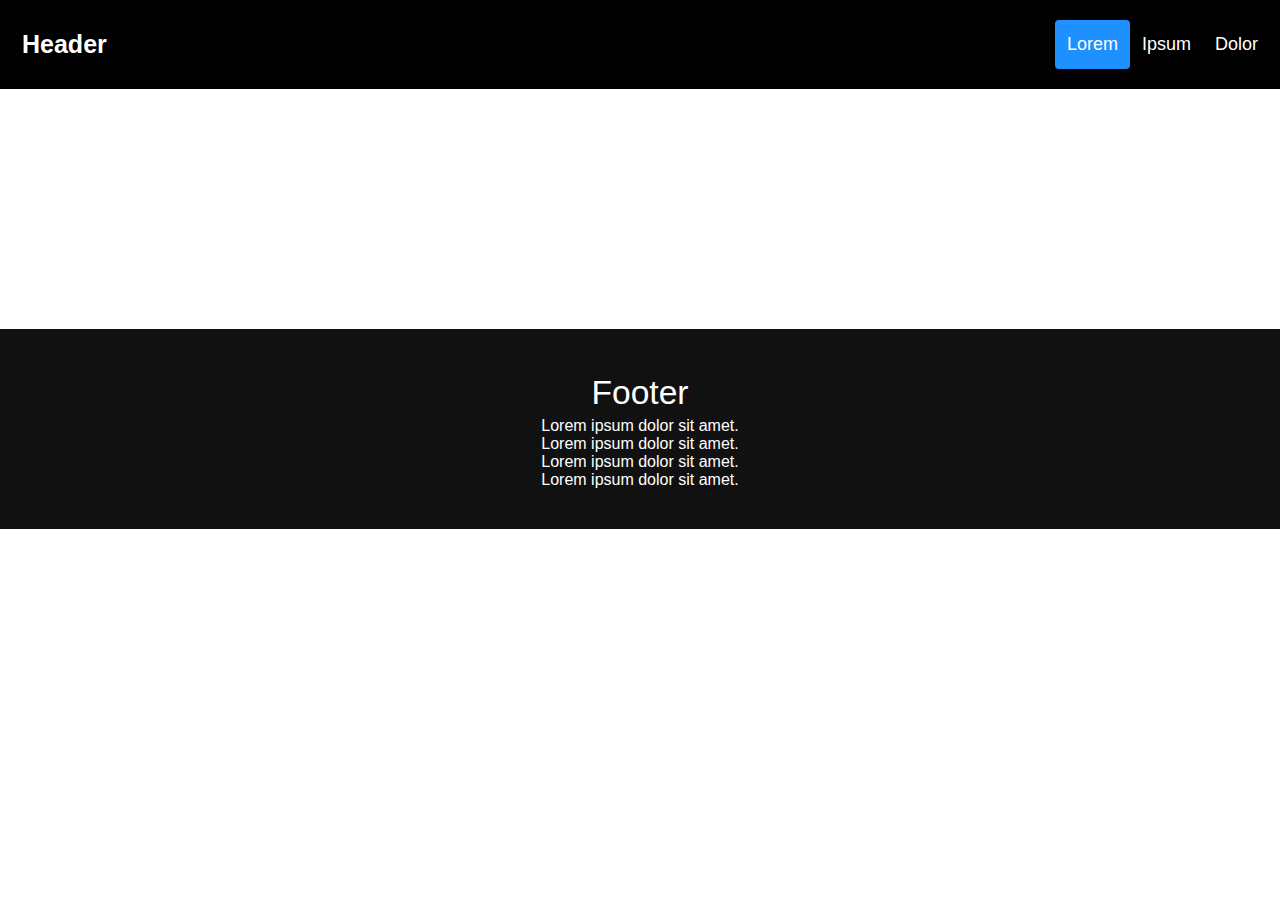
<file: hw_6/index.html>
<!DOCTYPE html>
<html lang="en">
<head>
    <meta charset="UTF-8">
    <title>Title</title>
</head>
<link rel="stylesheet" href="./css/styles.css">
<body>

<div class="header">
    <a href="#default" class="logo">Header</a>
    <div class="header-right">
        <a class="active" href="#home">Lorem</a>
        <a href="#contact">Ipsum</a>
        <a href="#about">Dolor</a>
    </div>
</div>


<div class="data">

    <div class="data_field">
        <div id="cardWrapper" class="container">


        </div>
    </div>
</div>


<footer>
    <div class="footer-content">
        <h3>Footer</h3>
        <p>Lorem ipsum dolor sit amet.</p>
        <p>Lorem ipsum dolor sit amet.</p>
        <p>Lorem ipsum dolor sit amet.</p>
        <p>Lorem ipsum dolor sit amet.</p>
    </div>
</footer>


</body>
<script src="./js/index.js"></script>
</html>
</file>
<file: hw_2/css/style.css>
* {
    box-sizing: border-box;
    margin: 0;
    padding: 0;
    font-family: Roboto, sans-serif;
}

a {
    text-decoration: none;
}

.btn {
    width: 220px;
    height: 65px;
    display: flex;
    justify-content: center;
    align-items: center;
    background-color: #fff;
    font-size: 18px;
    font-weight: 700;
    border: 1px solid rgba(0, 0, 0, 0.2);
    box-shadow: 0 4px 15px rgba(0, 0, 0, 0.2);
    cursor: pointer;
    transition: 0.3s all;
    outline: 0;
}

.btn_white {
    background-color: #fff;
}

.btn_dark {
    background-color: #303030;
    color: #fff;
    border: none;
}

.btn_min {
    height: 50px;
}

.btn:hover {
    box-shadow: 0 4px 30px rgba(0, 0, 0, 0.3);
}

.container {
    max-width: 1200px;
    margin: 0 auto;
}

.divider {
    width: 330px;
    height: 1px;
    margin: 0 auto;
    background-color: rgba(0, 0, 0, 0.5);
}

.title {
    font-size: 36px;
    font-weight: 400;
}

.header {
    display: flex;
    justify-content: space-between;
    align-items: center;
    height: 150px;
    padding: 0 100px;
}

.header__left-block {
    display: flex;
    justify-content: space-between;
    min-width: 550px;
}

.header__logo {
    max-width: 170px;
}

.header__logo img {
    width: 100%;
}

.header__links {
    display: flex;
    align-items: center;
}

.header__link {
    position: relative;
    margin-right: 45px;
    font-weight: 700;
    font-size: 18px;
    color: #303030;
}

.header__link:after {
    content: "";
    position: absolute;
    display: block;
    width: 110%;
    left: -5%;
    bottom: -1px;
    z-index: -1;
    height: 8px;
    background: #54ed39;
}

.header__link:last-child {
    margin-right: 0;
}

.sidepanel {
    position: fixed;
    left: 60px;
    top: 240px;
    height: 400px;
    width: 25px;
    display: flex;
    flex-direction: column;
    justify-content: space-between;
    align-items: center;
}

.sidepanel__text {
    width: 120px;
    height: 120px;
    font-size: 14px;
}

.sidepanel__text span {
    display: flex;
    transform: rotate(-90deg) translateX(-50px);
}

.sidepanel__divider {
    width: 1px;
    height: 165px;
    background-color: #000;
}

.sidepanel__icon {
    width: 24px;
    height: 24px;
}

.sidepanel__icon img {
    width: 100%;
}

.preview {
    padding: 28px 0 100px 0;
    position: relative;
}

.preview__life {
    font-weight: 700;
    font-size: 20px;
    margin-left: 35px;
    margin-top: 35px;
}

.bgc_blue {
    position: absolute;
    right: 0;
    top: -155px;
    width: 50vw;
    height: 900px;
    background: rgba(146, 242, 255, 0.15);
    z-index: -1;
}

.tabcontainer {
    display: flex;
    width: 1130px;
    margin: 0 auto;
    box-shadow: 0 4px 30px rgba(0, 0, 0, 0.25);
}

.tabcontent {
    width: 850px;
    position: relative;
}

.tabcontent img {
    width: 100%;
    height: 100%;
    object-fit: cover;
}

.tabcontent__descr {
    position: absolute;
    top: 300px;
    right: -177px;
    width: 550px;
    height: 359px;
    background: rgba(251, 254, 93, 0.8);
    padding: 50px;
    font-size: 24px;
    font-weight: 300;
    line-height: 36px;
    color: rgba(0, 0, 0, 0.7);
}

.tabheader {
    width: 280px;
    padding: 35px 30px;
    background-color: #fff;
}

.tabheader h3 {
    font-weight: 700;
    font-size: 16px;
}

.tabheader__items {
    margin-top: 35px;
    padding-left: 26px;
    border-left: 1px solid #000;
}

.tabheader__item {
    font-weight: 700;
    font-size: 18px;
    font-weight: 300;
    margin-top: 10px;
    color: rgba(0, 0, 0, 0.6);
    cursor: pointer;
    transition: 0.3s all;
}

.tabheader__item_active {
    color: #000;
    font-size: 22px;
    font-weight: 700;
}

.offer {
    padding: 70px 0 100px 0;
    position: relative;
}

.offer .container {
    display: flex;
    justify-content: space-between;
}

.offer .bgc_y {
    position: absolute;
    width: 1109px;
    height: 780px;
    background: rgba(243, 255, 222, 0.45);
    z-index: -1;
    top: 50px;
}

.offer__text {
    width: 580px;
}

.offer__descr {
    font-size: 18px;
    margin-top: 30px;
    font-weight: 300;
    line-height: 24px;
}

.offer__action {
    display: flex;
    align-items: center;
    justify-content: flex-end;
}

.offer__advantages {
    width: 330px;
    margin-top: 50px;
}

.offer__advantages h2 {
    font-weight: 700;
    font-size: 20px;
    margin-top: 20px;
}

.offer__advantages h2:first-child {
    margin-top: 70px;
}

.offer__advantages-text {
    margin-top: 20px;
    font-size: 18px;
    font-weight: 300;
    line-height: 21px;
}

.offer__slider {
    width: 650px;
    margin-top: 50px;
    display: flex;
    flex-direction: column;
    align-items: flex-end;
}

.offer__slider-counter {
    display: flex;
    width: 180px;
    align-items: center;
    font-size: 24px;
    color: rgba(0, 0, 0, 0.5);
}

.offer__slider-wrapper {
    width: 100%;
    margin-top: 15px;
    box-shadow: 0 4px 30px rgba(0, 0, 0, 0.25);
}

.offer__slider-prev {
    margin-right: 10px;
    cursor: pointer;
}

.offer__slider-next {
    margin-left: 10px;
    cursor: pointer;
}

.offer__slider #current {
    font-size: 48px;
    font-weight: 700;
    color: #000;
}

.offer__slide {
    width: 100%;
    height: 390px;
}

.offer__slide img {
    width: 100%;
    height: 100%;
    object-fit: cover;
}

.calculating {
    padding: 50px 0;
}

.calculating .title {
    text-align: center;
}

.calculating__field {
    width: 100%;
    margin-top: 50px;
    background: rgba(146, 242, 255, 0.15);
    padding: 30px 0 40px 0;
}

.calculating__subtitle {
    text-align: center;
    font-size: 18px;
    font-weight: 700;
    margin-top: 30px;
}

.calculating__subtitle:first-child {
    margin-top: 0;
}

.calculating #gender:after {
    content: "";
    position: absolute;
    top: 50%;
    transform: translateY(-50%);
    display: block;
    width: 16px;
    height: 16px;
    background: url(../icons/switch.svg) center center/cover no-repeat;
}

.calculating__choose {
    position: relative;
    display: flex;
    margin-top: 30px;
    justify-content: center;
}

.calculating__choose-item {
    display: flex;
    align-items: center;
    justify-content: center;
    width: 170px;
    height: 50px;
    padding: 0 10px;
    background: #fff;
    box-shadow: 0 4px 15px rgba(0, 0, 0, 0.2);
    border: none;
    text-align: center;
    font-size: 14px;
    cursor: pointer;
    outline: 0;
    transition: 0.3s all;
}

.calculating__choose-item_active {
    color: #fff;
    background-color: #54ed39;
}

.calculating__choose_medium {
    width: 743px;
    justify-content: space-between;
    margin: 30px auto 0 auto;
}

.calculating__choose_big {
    width: 930px;
    justify-content: space-between;
    margin: 30px auto 0 auto;
}

.calculating__choose_big .calculating__choose-item {
    width: 200px;
}

.calculating__divider {
    width: 490px;
    height: 1px;
    margin: 40px auto;
    background-color: rgba(0, 0, 0, 0.2);
}

.calculating__total {
    width: 490px;
    margin: 0 auto;
    display: flex;
    justify-content: space-between;
    align-items: center;
}

.calculating__result {
    font-size: 18px;
    font-weight: 700;
}

.calculating__result span {
    font-size: 42px;
}

.menu {
    padding: 40px 0 50px 0;
}

.menu .container {
    display: flex;
    justify-content: space-between;
    align-items: flex-start;
}

.menu .title {
    text-align: center;
}

.menu__field {
    margin-top: 50px;
    padding: 50px 0;
    width: 100%;
    background: rgba(249, 254, 126, 0.25);
}

.menu__item {
    width: 320px;
    min-height: 450px;
    background: #fff;
    box-shadow: 0 4px 25px rgba(0, 0, 0, 0.25);
    font-size: 16px;
    font-weight: 300;
}

.menu__item img {
    width: 100%;
    height: 200px;
    object-fit: cover;
}

.menu__item-subtitle {
    font-weight: 700;
    font-size: 18px;
    padding: 0 20px;
    margin-top: 20px;
}

.menu__item-descr {
    margin-top: 20px;
    padding: 0 20px;
}

.menu__item-divider {
    width: 100%;
    height: 1px;
    background-color: rgba(0, 0, 0, 0.25);
    margin-top: 40px;
}

.menu__item-price {
    display: flex;
    justify-content: space-between;
    align-items: center;
    padding: 10px 20px;
}

.menu__item-price span {
    font-size: 24px;
    font-weight: 700;
}

.order {
    padding-bottom: 80px;
}

.order .title {
    text-align: center;
}

.order__form {
    margin-top: 70px;
    padding: 0 100px;
    display: flex;
    justify-content: space-between;
    align-items: center;
}

.order__form img {
    transform: scale(1.5);
}

.order__input {
    width: 280px;
    height: 50px;
    background: #fff;
    box-shadow: 0 4px 15px rgba(0, 0, 0, 0.2);
    border: none;
    font-size: 18px;
    text-align: center;
    padding: 0 20px;
    outline: 0;
}

.promotion {
    padding: 70px 0 240px 0;
    position: relative;
}

.promotion .container {
    display: flex;
}

.promotion .bgc_y {
    position: absolute;
    width: 50%;
    height: 499px;
    background: rgba(243, 255, 222, 0.35);
    z-index: -1;
    top: -50px;
    left: 0;
}

.promotion__text {
    width: 50%;
}

.promotion__descr {
    margin-top: 40px;
    font-size: 20px;
    line-height: 24px;
    font-weight: 300;
}

.promotion__descr span {
    font-weight: 700;
    font-size: 26px;
}

.promotion__timer {
    width: 50%;
}

.promotion__timer .title {
    text-align: right;
}

.promotion__timer .timer {
    margin-top: 60px;
    padding-left: 95px;
    display: flex;
    justify-content: space-between;
    align-items: center;
}

.promotion__timer .timer__block {
    width: 102px;
    height: 120px;
    background: #fff;
    box-shadow: 0 4px 20px rgba(0, 0, 0, 0.25);
    font-size: 16px;
    font-weight: 300;
    text-align: center;
}

.promotion__timer .timer__block span {
    display: block;
    margin-top: 20px;
    margin-bottom: 5px;
    font-size: 56px;
    font-weight: 700;
}

.footer {
    min-height: 180px;
    background-color: #303030;
    padding: 45px 0 50px 0;
    color: #fff;
}

.footer .container {
    height: 100%;
    display: flex;
    justify-content: space-between;
    align-items: flex-end;
}

.footer .subtitle {
    font-size: 20px;
}

.footer .link {
    display: block;
    margin-top: 15px;
    font-size: 16px;
    color: #fff;
}

.footer .call {
    text-align: right;
}

.modal {
    position: fixed;
    top: 0;
    left: 0;
    z-index: 1050;
    display: none;
    width: 100%;
    height: 100%;
    overflow: hidden;
    background-color: rgba(0, 0, 0, 0.5);
}

.modal__dialog {
    max-width: 500px;
    margin: 40px auto;
}

.modal__content {
    position: relative;
    width: 100%;
    padding: 40px;
    background-color: #fff;
    border: 1px solid rgba(0, 0, 0, 0.2);
    border-radius: 4px;
    max-height: 80vh;
    overflow-y: auto;
}

.modal__close {
    position: absolute;
    top: 8px;
    right: 14px;
    font-size: 30px;
    color: #000;
    opacity: 0.5;
    font-weight: 700;
    border: none;
    background-color: transparent;
    cursor: pointer;
}

.modal__title {
    text-align: center;
    font-size: 22px;
    text-transform: uppercase;
}

.modal__input {
    display: block;
    margin: 20px auto 20px auto;
    width: 280px;
    height: 50px;
    background: #fff;
    box-shadow: 0 4px 15px rgba(0, 0, 0, 0.2);
    border: none;
    font-size: 18px;
    text-align: center;
    padding: 0 20px;
    outline: 0;
}

.modal .btn {
    display: block;
    width: 280px;
    margin: 0 auto;
}

.hide {
    display: none;
}

.show {
    display: block;
}
</file>
<file: hw_3/css/style.css>
* {
    box-sizing: border-box;
    margin: 0;
    padding: 0;
    font-family: Roboto, sans-serif;
}

a {
    text-decoration: none;
}

.btn {
    width: 220px;
    height: 65px;
    display: flex;
    justify-content: center;
    align-items: center;
    background-color: #fff;
    font-size: 18px;
    font-weight: 700;
    border: 1px solid rgba(0, 0, 0, 0.2);
    box-shadow: 0 4px 15px rgba(0, 0, 0, 0.2);
    cursor: pointer;
    transition: 0.3s all;
    outline: 0;
}

.btn_white {
    background-color: #fff;
}

.btn_dark {
    background-color: #303030;
    color: #fff;
    border: none;
}

.btn_min {
    height: 50px;
}

.btn:hover {
    box-shadow: 0 4px 30px rgba(0, 0, 0, 0.3);
}

.container {
    max-width: 1200px;
    margin: 0 auto;
}

.divider {
    width: 330px;
    height: 1px;
    margin: 0 auto;
    background-color: rgba(0, 0, 0, 0.5);
}

.title {
    font-size: 36px;
    font-weight: 400;
}

.header {
    display: flex;
    justify-content: space-between;
    align-items: center;
    height: 150px;
    padding: 0 100px;
}

.header__left-block {
    display: flex;
    justify-content: space-between;
    min-width: 550px;
}

.header__logo {
    max-width: 170px;
}

.header__logo img {
    width: 100%;
}

.header__links {
    display: flex;
    align-items: center;
}

.header__link {
    position: relative;
    margin-right: 45px;
    font-weight: 700;
    font-size: 18px;
    color: #303030;
}

.header__link:after {
    content: "";
    position: absolute;
    display: block;
    width: 110%;
    left: -5%;
    bottom: -1px;
    z-index: -1;
    height: 8px;
    background: #54ed39;
}

.header__link:last-child {
    margin-right: 0;
}

.sidepanel {
    position: fixed;
    left: 60px;
    top: 240px;
    height: 400px;
    width: 25px;
    display: flex;
    flex-direction: column;
    justify-content: space-between;
    align-items: center;
}

.sidepanel__text {
    width: 120px;
    height: 120px;
    font-size: 14px;
}

.sidepanel__text span {
    display: flex;
    transform: rotate(-90deg) translateX(-50px);
}

.sidepanel__divider {
    width: 1px;
    height: 165px;
    background-color: #000;
}

.sidepanel__icon {
    width: 24px;
    height: 24px;
}

.sidepanel__icon img {
    width: 100%;
}

.preview {
    padding: 28px 0 100px 0;
    position: relative;
}

.preview__life {
    font-weight: 700;
    font-size: 20px;
    margin-left: 35px;
    margin-top: 35px;
}

.bgc_blue {
    position: absolute;
    right: 0;
    top: -155px;
    width: 50vw;
    height: 900px;
    background: rgba(146, 242, 255, 0.15);
    z-index: -1;
}

.tabcontainer {
    display: flex;
    width: 1130px;
    margin: 0 auto;
    box-shadow: 0 4px 30px rgba(0, 0, 0, 0.25);
}

.tabcontent {
    width: 850px;
    position: relative;
}

.tabcontent img {
    width: 100%;
    height: 100%;
    object-fit: cover;
}

.tabcontent__descr {
    position: absolute;
    top: 300px;
    right: -177px;
    width: 550px;
    height: 359px;
    background: rgba(251, 254, 93, 0.8);
    padding: 50px;
    font-size: 24px;
    font-weight: 300;
    line-height: 36px;
    color: rgba(0, 0, 0, 0.7);
}

.tabheader {
    width: 280px;
    padding: 35px 30px;
    background-color: #fff;
}

.tabheader h3 {
    font-weight: 700;
    font-size: 16px;
}

.tabheader__items {
    margin-top: 35px;
    padding-left: 26px;
    border-left: 1px solid #000;
}

.tabheader__item {
    font-weight: 700;
    font-size: 18px;
    font-weight: 300;
    margin-top: 10px;
    color: rgba(0, 0, 0, 0.6);
    cursor: pointer;
    transition: 0.3s all;
}

.tabheader__item_active {
    color: #000;
    font-size: 22px;
    font-weight: 700;
}

.offer {
    padding: 70px 0 100px 0;
    position: relative;
}

.offer .container {
    display: flex;
    justify-content: space-between;
}

.offer .bgc_y {
    position: absolute;
    width: 1109px;
    height: 780px;
    background: rgba(243, 255, 222, 0.45);
    z-index: -1;
    top: 50px;
}

.offer__text {
    width: 580px;
}

.offer__descr {
    font-size: 18px;
    margin-top: 30px;
    font-weight: 300;
    line-height: 24px;
}

.offer__action {
    display: flex;
    align-items: center;
    justify-content: flex-end;
}

.offer__advantages {
    width: 330px;
    margin-top: 50px;
}

.offer__advantages h2 {
    font-weight: 700;
    font-size: 20px;
    margin-top: 20px;
}

.offer__advantages h2:first-child {
    margin-top: 70px;
}

.offer__advantages-text {
    margin-top: 20px;
    font-size: 18px;
    font-weight: 300;
    line-height: 21px;
}

.offer__slider {
    width: 650px;
    margin-top: 50px;
    display: flex;
    flex-direction: column;
    align-items: flex-end;
}

.offer__slider-counter {
    display: flex;
    width: 180px;
    align-items: center;
    font-size: 24px;
    color: rgba(0, 0, 0, 0.5);
}

.offer__slider-wrapper {
    width: 100%;
    margin-top: 15px;
    box-shadow: 0 4px 30px rgba(0, 0, 0, 0.25);
}

.offer__slider-prev {
    margin-right: 10px;
    cursor: pointer;
}

.offer__slider-next {
    margin-left: 10px;
    cursor: pointer;
}

.offer__slider #current {
    font-size: 48px;
    font-weight: 700;
    color: #000;
}

.offer__slide {
    width: 100%;
    height: 390px;
}

.offer__slide img {
    width: 100%;
    height: 100%;
    object-fit: cover;
}

.calculating {
    padding: 50px 0;
}

.calculating .title {
    text-align: center;
}

.calculating__field {
    width: 100%;
    margin-top: 50px;
    background: rgba(146, 242, 255, 0.15);
    padding: 30px 0 40px 0;
}

.calculating__subtitle {
    text-align: center;
    font-size: 18px;
    font-weight: 700;
    margin-top: 30px;
}

.calculating__subtitle:first-child {
    margin-top: 0;
}

.calculating #gender:after {
    content: "";
    position: absolute;
    top: 50%;
    transform: translateY(-50%);
    display: block;
    width: 16px;
    height: 16px;
    background: url(../icons/switch.svg) center center/cover no-repeat;
}

.calculating__choose {
    position: relative;
    display: flex;
    margin-top: 30px;
    justify-content: center;
}

.calculating__choose-item {
    display: flex;
    align-items: center;
    justify-content: center;
    width: 170px;
    height: 50px;
    padding: 0 10px;
    background: #fff;
    box-shadow: 0 4px 15px rgba(0, 0, 0, 0.2);
    border: none;
    text-align: center;
    font-size: 14px;
    cursor: pointer;
    outline: 0;
    transition: 0.3s all;
}

.calculating__choose-item_active {
    color: #fff;
    background-color: #54ed39;
}

.calculating__choose_medium {
    width: 743px;
    justify-content: space-between;
    margin: 30px auto 0 auto;
}

.calculating__choose_big {
    width: 930px;
    justify-content: space-between;
    margin: 30px auto 0 auto;
}

.calculating__choose_big .calculating__choose-item {
    width: 200px;
}

.calculating__divider {
    width: 490px;
    height: 1px;
    margin: 40px auto;
    background-color: rgba(0, 0, 0, 0.2);
}

.calculating__total {
    width: 490px;
    margin: 0 auto;
    display: flex;
    justify-content: space-between;
    align-items: center;
}

.calculating__result {
    font-size: 18px;
    font-weight: 700;
}

.calculating__result span {
    font-size: 42px;
}

.menu {
    padding: 40px 0 50px 0;
}

.menu .container {
    display: flex;
    justify-content: space-between;
    align-items: flex-start;
}

.menu .title {
    text-align: center;
}

.menu__field {
    margin-top: 50px;
    padding: 50px 0;
    width: 100%;
    background: rgba(249, 254, 126, 0.25);
}

.menu__item {
    width: 320px;
    min-height: 450px;
    background: #fff;
    box-shadow: 0 4px 25px rgba(0, 0, 0, 0.25);
    font-size: 16px;
    font-weight: 300;
}

.menu__item img {
    width: 100%;
    height: 200px;
    object-fit: cover;
}

.menu__item-subtitle {
    font-weight: 700;
    font-size: 18px;
    padding: 0 20px;
    margin-top: 20px;
}

.menu__item-descr {
    margin-top: 20px;
    padding: 0 20px;
}

.menu__item-divider {
    width: 100%;
    height: 1px;
    background-color: rgba(0, 0, 0, 0.25);
    margin-top: 40px;
}

.menu__item-price {
    display: flex;
    justify-content: space-between;
    align-items: center;
    padding: 10px 20px;
}

.menu__item-price span {
    font-size: 24px;
    font-weight: 700;
}

.order {
    padding-bottom: 80px;
}

.order .title {
    text-align: center;
}

.order__form {
    margin-top: 70px;
    padding: 0 100px;
    display: flex;
    justify-content: space-between;
    align-items: center;
}

.order__form img {
    transform: scale(1.5);
}

.order__input {
    width: 280px;
    height: 50px;
    background: #fff;
    box-shadow: 0 4px 15px rgba(0, 0, 0, 0.2);
    border: none;
    font-size: 18px;
    text-align: center;
    padding: 0 20px;
    outline: 0;
}

.promotion {
    padding: 70px 0 240px 0;
    position: relative;
}

.promotion .container {
    display: flex;
}

.promotion .bgc_y {
    position: absolute;
    width: 50%;
    height: 499px;
    background: rgba(243, 255, 222, 0.35);
    z-index: -1;
    top: -50px;
    left: 0;
}

.promotion__text {
    width: 50%;
}

.promotion__descr {
    margin-top: 40px;
    font-size: 20px;
    line-height: 24px;
    font-weight: 300;
}

.promotion__descr span {
    font-weight: 700;
    font-size: 26px;
}

.promotion__timer {
    width: 50%;
}

.promotion__timer .title {
    text-align: right;
}

.promotion__timer .timer {
    margin-top: 60px;
    padding-left: 95px;
    display: flex;
    justify-content: space-between;
    align-items: center;
}

.promotion__timer .timer__block {
    width: 102px;
    height: 120px;
    background: #fff;
    box-shadow: 0 4px 20px rgba(0, 0, 0, 0.25);
    font-size: 16px;
    font-weight: 300;
    text-align: center;
}

.promotion__timer .timer__block span {
    display: block;
    margin-top: 20px;
    margin-bottom: 5px;
    font-size: 56px;
    font-weight: 700;
}

.footer {
    min-height: 180px;
    background-color: #303030;
    padding: 45px 0 50px 0;
    color: #fff;
}

.footer .container {
    height: 100%;
    display: flex;
    justify-content: space-between;
    align-items: flex-end;
}

.footer .subtitle {
    font-size: 20px;
}

.footer .link {
    display: block;
    margin-top: 15px;
    font-size: 16px;
    color: #fff;
}

.footer .call {
    text-align: right;
}

.modal {
    position: fixed;
    top: 0;
    left: 0;
    z-index: 1050;
    display: none;
    width: 100%;
    height: 100%;
    overflow: hidden;
    background-color: rgba(0, 0, 0, 0.5);
}

.modal__dialog {
    max-width: 500px;
    margin: 40px auto;
}

.modal__content {
    position: relative;
    width: 100%;
    padding: 40px;
    background-color: #fff;
    border: 1px solid rgba(0, 0, 0, 0.2);
    border-radius: 4px;
    max-height: 80vh;
    overflow-y: auto;
}

.modal__close {
    position: absolute;
    top: 8px;
    right: 14px;
    font-size: 30px;
    color: #000;
    opacity: 0.5;
    font-weight: 700;
    border: none;
    background-color: transparent;
    cursor: pointer;
}

.modal__title {
    text-align: center;
    font-size: 22px;
    text-transform: uppercase;
}

.modal__input {
    display: block;
    margin: 20px auto 20px auto;
    width: 280px;
    height: 50px;
    background: #fff;
    box-shadow: 0 4px 15px rgba(0, 0, 0, 0.2);
    border: none;
    font-size: 18px;
    text-align: center;
    padding: 0 20px;
    outline: 0;
}

.modal .btn {
    display: block;
    width: 280px;
    margin: 0 auto;
}
.hide {
    display: none;
}
.show {
    display: block;
}
.fade {
    animation: fade 1.7s linear;
}

@keyframes fade {
    0% {
        opacity: .1;
    }
    100% {
        opacity: 1;
    }
}
</file>
<file: hw_4/styles.css>
body {
    display: flex;
    justify-content: center;
    align-items: center;
    min-height: 100vh;
    background: #eceffc;
}

.container {
    display: flex;
    flex-direction: column-reverse;
    position: absolute;
    top: 50%;
    left: 50%;
}

input {
    border-radius: 12px;
    font-size: 18px;
    height: 100%;
}
</file>
<file: hw_5/css/style.css>
* {
    box-sizing: border-box;
    margin: 0;
    padding: 0;
    font-family: Roboto, sans-serif;
}

a {
    text-decoration: none;
}

.btn {
    width: 220px;
    height: 65px;
    display: flex;
    justify-content: center;
    align-items: center;
    background-color: #fff;
    font-size: 18px;
    font-weight: 700;
    border: 1px solid rgba(0, 0, 0, 0.2);
    box-shadow: 0 4px 15px rgba(0, 0, 0, 0.2);
    cursor: pointer;
    transition: 0.3s all;
    outline: 0;
}

.btn_white {
    background-color: #fff;
}

.btn_dark {
    background-color: #303030;
    color: #fff;
    border: none;
}

.btn_min {
    height: 50px;
}

.btn:hover {
    box-shadow: 0 4px 30px rgba(0, 0, 0, 0.3);
}

.container {
    max-width: 1200px;
    margin: 0 auto;
}

.divider {
    width: 330px;
    height: 1px;
    margin: 0 auto;
    background-color: rgba(0, 0, 0, 0.5);
}

.title {
    font-size: 36px;
    font-weight: 400;
}

.header {
    display: flex;
    justify-content: space-between;
    align-items: center;
    height: 150px;
    padding: 0 100px;
}

.header__left-block {
    display: flex;
    justify-content: space-between;
    min-width: 550px;
}

.header__logo {
    max-width: 170px;
}

.header__logo img {
    width: 100%;
}

.header__links {
    display: flex;
    align-items: center;
}

.header__link {
    position: relative;
    margin-right: 45px;
    font-weight: 700;
    font-size: 18px;
    color: #303030;
}

.header__link:after {
    content: "";
    position: absolute;
    display: block;
    width: 110%;
    left: -5%;
    bottom: -1px;
    z-index: -1;
    height: 8px;
    background: #54ed39;
}

.header__link:last-child {
    margin-right: 0;
}

.sidepanel {
    position: fixed;
    left: 60px;
    top: 240px;
    height: 400px;
    width: 25px;
    display: flex;
    flex-direction: column;
    justify-content: space-between;
    align-items: center;
}

.sidepanel__text {
    width: 120px;
    height: 120px;
    font-size: 14px;
}

.sidepanel__text span {
    display: flex;
    transform: rotate(-90deg) translateX(-50px);
}

.sidepanel__divider {
    width: 1px;
    height: 165px;
    background-color: #000;
}

.sidepanel__icon {
    width: 24px;
    height: 24px;
}

.sidepanel__icon img {
    width: 100%;
}

.preview {
    padding: 28px 0 100px 0;
    position: relative;
}

.preview__life {
    font-weight: 700;
    font-size: 20px;
    margin-left: 35px;
    margin-top: 35px;
}

.bgc_blue {
    position: absolute;
    right: 0;
    top: -155px;
    width: 50vw;
    height: 900px;
    background: rgba(146, 242, 255, 0.15);
    z-index: -1;
}

.tabcontainer {
    display: flex;
    width: 1130px;
    margin: 0 auto;
    box-shadow: 0 4px 30px rgba(0, 0, 0, 0.25);
}

.tabcontent {
    width: 850px;
    position: relative;
}

.tabcontent img {
    width: 100%;
    height: 100%;
    object-fit: cover;
}

.tabcontent__descr {
    position: absolute;
    top: 300px;
    right: -177px;
    width: 550px;
    height: 359px;
    background: rgba(251, 254, 93, 0.8);
    padding: 50px;
    font-size: 24px;
    font-weight: 300;
    line-height: 36px;
    color: rgba(0, 0, 0, 0.7);
}

.tabheader {
    width: 280px;
    padding: 35px 30px;
    background-color: #fff;
}

.tabheader h3 {
    font-weight: 700;
    font-size: 16px;
}

.tabheader__items {
    margin-top: 35px;
    padding-left: 26px;
    border-left: 1px solid #000;
}

.tabheader__item {
    font-weight: 700;
    font-size: 18px;
    font-weight: 300;
    margin-top: 10px;
    color: rgba(0, 0, 0, 0.6);
    cursor: pointer;
    transition: 0.3s all;
}

.tabheader__item_active {
    color: #000;
    font-size: 22px;
    font-weight: 700;
}

.offer {
    padding: 70px 0 100px 0;
    position: relative;
}

.offer .container {
    display: flex;
    justify-content: space-between;
}

.offer .bgc_y {
    position: absolute;
    width: 1109px;
    height: 780px;
    background: rgba(243, 255, 222, 0.45);
    z-index: -1;
    top: 50px;
}

.offer__text {
    width: 580px;
}

.offer__descr {
    font-size: 18px;
    margin-top: 30px;
    font-weight: 300;
    line-height: 24px;
}

.offer__action {
    display: flex;
    align-items: center;
    justify-content: flex-end;
}

.offer__advantages {
    width: 330px;
    margin-top: 50px;
}

.offer__advantages h2 {
    font-weight: 700;
    font-size: 20px;
    margin-top: 20px;
}

.offer__advantages h2:first-child {
    margin-top: 70px;
}

.offer__advantages-text {
    margin-top: 20px;
    font-size: 18px;
    font-weight: 300;
    line-height: 21px;
}

.offer__slider {
    width: 650px;
    margin-top: 50px;
    display: flex;
    flex-direction: column;
    align-items: flex-end;
}

.offer__slider-counter {
    display: flex;
    width: 180px;
    align-items: center;
    font-size: 24px;
    color: rgba(0, 0, 0, 0.5);
}

.offer__slider-wrapper {
    width: 100%;
    margin-top: 15px;
    box-shadow: 0 4px 30px rgba(0, 0, 0, 0.25);
}

.offer__slider-prev {
    margin-right: 10px;
    cursor: pointer;
}

.offer__slider-next {
    margin-left: 10px;
    cursor: pointer;
}

.offer__slider #current {
    font-size: 48px;
    font-weight: 700;
    color: #000;
}

.offer__slide {
    width: 100%;
    height: 390px;
}

.offer__slide img {
    width: 100%;
    height: 100%;
    object-fit: cover;
}

.calculating {
    padding: 50px 0;
}

.calculating .title {
    text-align: center;
}

.calculating__field {
    width: 100%;
    margin-top: 50px;
    background: rgba(146, 242, 255, 0.15);
    padding: 30px 0 40px 0;
}

.calculating__subtitle {
    text-align: center;
    font-size: 18px;
    font-weight: 700;
    margin-top: 30px;
}

.calculating__subtitle:first-child {
    margin-top: 0;
}

.calculating #gender:after {
    content: "";
    position: absolute;
    top: 50%;
    transform: translateY(-50%);
    display: block;
    width: 16px;
    height: 16px;
    background: url(../icons/switch.svg) center center/cover no-repeat;
}

.calculating__choose {
    position: relative;
    display: flex;
    margin-top: 30px;
    justify-content: center;
}

.calculating__choose-item {
    display: flex;
    align-items: center;
    justify-content: center;
    width: 170px;
    height: 50px;
    padding: 0 10px;
    background: #fff;
    box-shadow: 0 4px 15px rgba(0, 0, 0, 0.2);
    border: none;
    text-align: center;
    font-size: 14px;
    cursor: pointer;
    outline: 0;
    transition: 0.3s all;
}

.calculating__choose-item_active {
    color: #fff;
    background-color: #54ed39;
}

.calculating__choose_medium {
    width: 743px;
    justify-content: space-between;
    margin: 30px auto 0 auto;
}

.calculating__choose_big {
    width: 930px;
    justify-content: space-between;
    margin: 30px auto 0 auto;
}

.calculating__choose_big .calculating__choose-item {
    width: 200px;
}

.calculating__divider {
    width: 490px;
    height: 1px;
    margin: 40px auto;
    background-color: rgba(0, 0, 0, 0.2);
}

.calculating__total {
    width: 490px;
    margin: 0 auto;
    display: flex;
    justify-content: space-between;
    align-items: center;
}

.calculating__result {
    font-size: 18px;
    font-weight: 700;
}

.calculating__result span {
    font-size: 42px;
}

.menu {
    padding: 40px 0 50px 0;
}

.menu .container {
    display: flex;
    justify-content: space-between;
    align-items: flex-start;
}

.menu .title {
    text-align: center;
}

.menu__field {
    margin-top: 50px;
    padding: 50px 0;
    width: 100%;
    background: rgba(249, 254, 126, 0.25);
}

.menu__item {
    width: 320px;
    min-height: 450px;
    background: #fff;
    box-shadow: 0 4px 25px rgba(0, 0, 0, 0.25);
    font-size: 16px;
    font-weight: 300;
}

.menu__item img {
    width: 100%;
    height: 200px;
    object-fit: cover;
}

.menu__item-subtitle {
    font-weight: 700;
    font-size: 18px;
    padding: 0 20px;
    margin-top: 20px;
}

.menu__item-descr {
    margin-top: 20px;
    padding: 0 20px;
}

.menu__item-divider {
    width: 100%;
    height: 1px;
    background-color: rgba(0, 0, 0, 0.25);
    margin-top: 40px;
}

.menu__item-price {
    display: flex;
    justify-content: space-between;
    align-items: center;
    padding: 10px 20px;
}

.menu__item-price span {
    font-size: 24px;
    font-weight: 700;
}

.order {
    padding-bottom: 80px;
}

.order .title {
    text-align: center;
}

.order__form {
    margin-top: 70px;
    padding: 0 100px;
    display: flex;
    justify-content: space-between;
    align-items: center;
}

.order__form img {
    transform: scale(1.5);
}

.order__input {
    width: 280px;
    height: 50px;
    background: #fff;
    box-shadow: 0 4px 15px rgba(0, 0, 0, 0.2);
    border: none;
    font-size: 18px;
    text-align: center;
    padding: 0 20px;
    outline: 0;
}

.promotion {
    padding: 70px 0 240px 0;
    position: relative;
}

.promotion .container {
    display: flex;
}

.promotion .bgc_y {
    position: absolute;
    width: 50%;
    height: 499px;
    background: rgba(243, 255, 222, 0.35);
    z-index: -1;
    top: -50px;
    left: 0;
}

.promotion__text {
    width: 50%;
}

.promotion__descr {
    margin-top: 40px;
    font-size: 20px;
    line-height: 24px;
    font-weight: 300;
}

.promotion__descr span {
    font-weight: 700;
    font-size: 26px;
}

.promotion__timer {
    width: 50%;
}

.promotion__timer .title {
    text-align: right;
}

.promotion__timer .timer {
    margin-top: 60px;
    padding-left: 95px;
    display: flex;
    justify-content: space-between;
    align-items: center;
}

.promotion__timer .timer__block {
    width: 102px;
    height: 120px;
    background: #fff;
    box-shadow: 0 4px 20px rgba(0, 0, 0, 0.25);
    font-size: 16px;
    font-weight: 300;
    text-align: center;
}

.promotion__timer .timer__block span {
    display: block;
    margin-top: 20px;
    margin-bottom: 5px;
    font-size: 56px;
    font-weight: 700;
}

.footer {
    min-height: 180px;
    background-color: #303030;
    padding: 45px 0 50px 0;
    color: #fff;
}

.footer .container {
    height: 100%;
    display: flex;
    justify-content: space-between;
    align-items: flex-end;
}

.footer .subtitle {
    font-size: 20px;
}

.footer .link {
    display: block;
    margin-top: 15px;
    font-size: 16px;
    color: #fff;
}

.footer .call {
    text-align: right;
}

.modal {
    position: fixed;
    top: 0;
    left: 0;
    z-index: 1050;
    display: none;
    width: 100%;
    height: 100%;
    overflow: hidden;
    background-color: rgba(0, 0, 0, 0.5);
}

.modal__dialog {
    max-width: 500px;
    margin: 40px auto;
}

.modal__content {
    position: relative;
    width: 100%;
    padding: 40px;
    background-color: #fff;
    border: 1px solid rgba(0, 0, 0, 0.2);
    border-radius: 4px;
    max-height: 80vh;
    overflow-y: auto;
}

.modal__close {
    position: absolute;
    top: 8px;
    right: 14px;
    font-size: 30px;
    color: #000;
    opacity: 0.5;
    font-weight: 700;
    border: none;
    background-color: transparent;
    cursor: pointer;
}

.modal__title {
    text-align: center;
    font-size: 22px;
    text-transform: uppercase;
}

.modal__input {
    display: block;
    margin: 20px auto 20px auto;
    width: 280px;
    height: 50px;
    background: #fff;
    box-shadow: 0 4px 15px rgba(0, 0, 0, 0.2);
    border: none;
    font-size: 18px;
    text-align: center;
    padding: 0 20px;
    outline: 0;
}

.modal .btn {
    display: block;
    width: 280px;
    margin: 0 auto;
}
.hide {
    display: none;
}
.show {
    display: block;
}
.fade {
    animation: fade 1.7s linear;
}

@keyframes fade {
    0% {
        opacity: .1;
    }
    100% {
        opacity: 1;
    }
}
</file>
<file: hw_6/css/styles.css>
* {
    box-sizing: border-box;
    margin: 0;
    padding: 0;
    font-family: Roboto, sans-serif;
}

.header {
    overflow: hidden;
    background-color: black;
    padding: 20px 10px;
}


.header a {
    float: left;
    text-align: center;
    padding: 12px;
    text-decoration: none;
    font-size: 18px;
    line-height: 25px;
    border-radius: 4px;
    color: white;
}


.header a.logo {
    font-size: 25px;
    font-weight: bold;
}

.header a:hover {
    background-color: #ddd;
    color: white;
}

.header a.active {
    background-color: dodgerblue;
    color: white;
}

.header-right {
    float: right;
}


.data {
    padding: 40px 0 50px 0;
}

.data .container {
    display: flex;
    justify-content: space-between;
    align-items: flex-start;
    flex-wrap: wrap;
}

.data .title {
    text-align: center;
}

.data_field {
    margin-top: 50px;
    padding: 50px 0;
    width: 100%;
    background: white;
}

.data_item {
    width: 320px;
    min-height: 450px;
    background: #fff;
    box-shadow: 0 4px 25px rgba(0, 0, 0, 0.10);
    font-size: 16px;
    font-weight: 300;
    margin-bottom: 25px;
}

.data_item img {
    width: 100%;
    height: 200px;
    object-fit: cover;
}

.data_item-title {
    font-weight: 700;
    font-size: 18px;
    padding: 0 20px;
    margin-top: 20px;
}

.data_item-desc {
    margin-top: 20px;
    padding: 0 20px;
}

.menu__item-divider {
    width: 100%;
    height: 1px;
    background-color: rgba(0, 0, 0, 0.25);
    margin-top: 40px;
}

.menu__item-price {
    display: flex;
    justify-content: space-between;
    align-items: center;
    padding: 10px 20px;
}

.menu__item-price span {
    font-size: 24px;
    font-weight: 700;
}


footer{
    bottom: 0;
    left: 0;
    right: 0;
    background: #111;
    height: auto;
    padding-top: 40px;
    padding-bottom: 40px;
    color: #fff;
}

.footer-content{
    display: flex;
    align-items: center;
    justify-content: center;
    flex-direction: column;
    text-align: center;
}

.footer-content h3{
    font-size: 2.1rem;
    font-weight: 500;
    text-transform: capitalize;
    line-height: 3rem;
}
</file>
